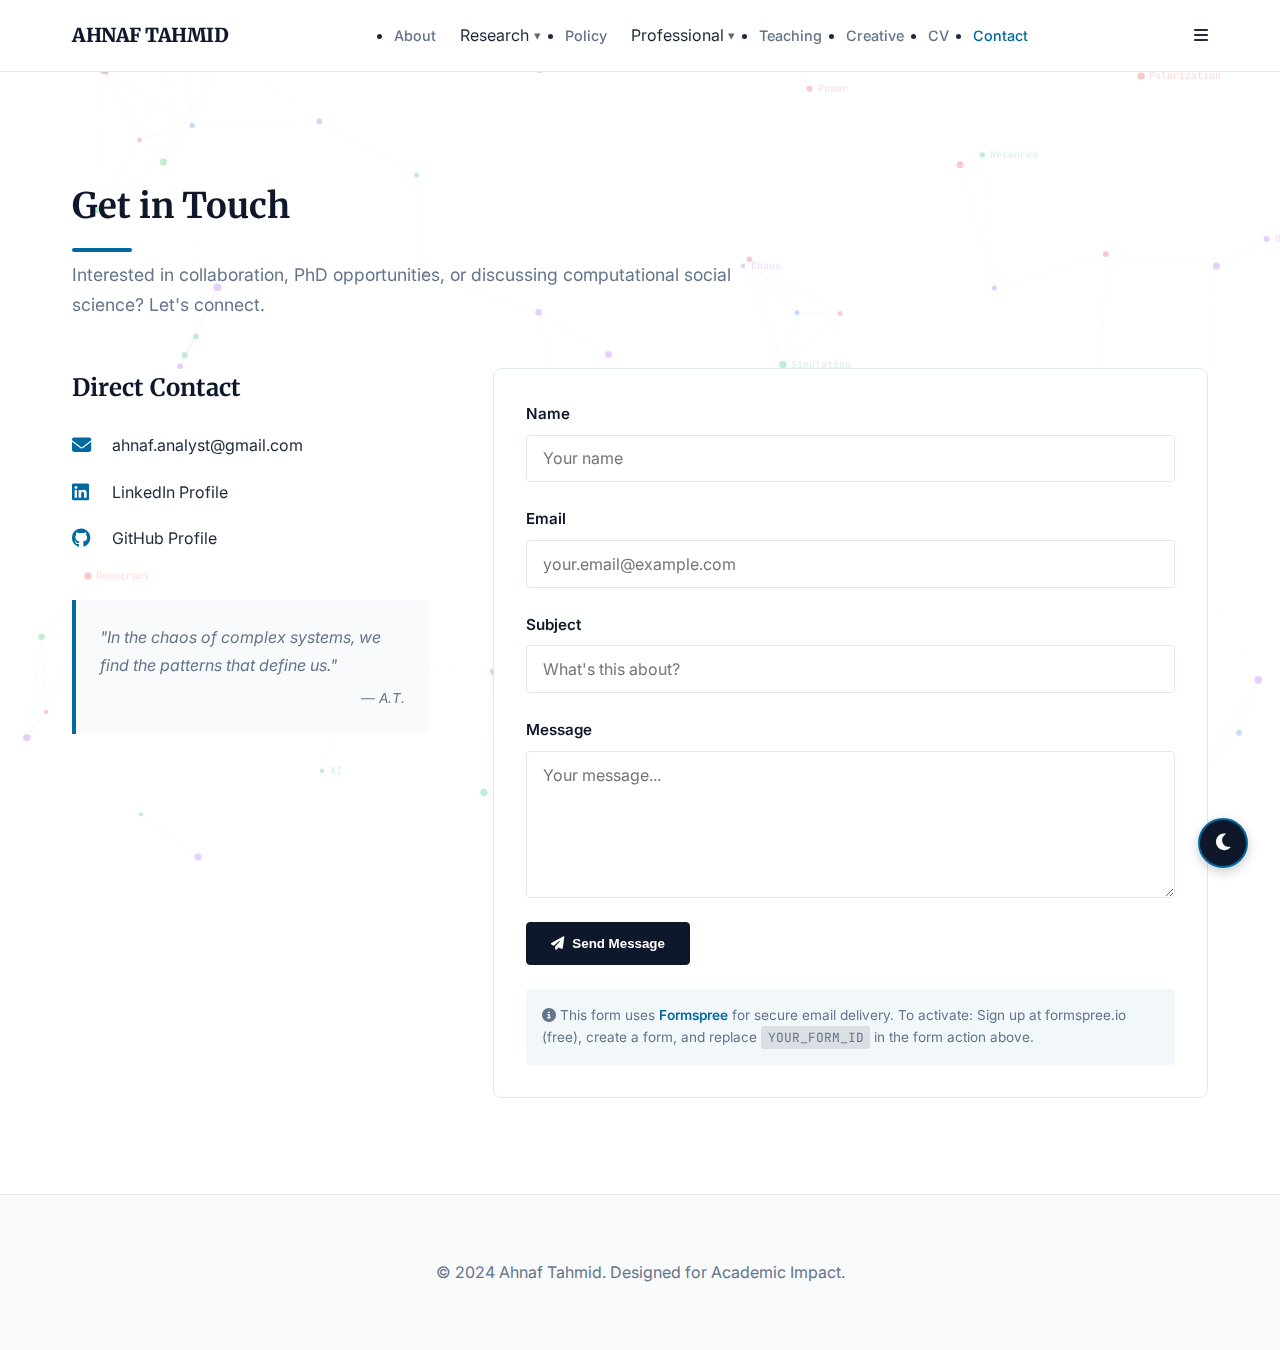
<file: contact.html>
<!DOCTYPE html>
<html lang="en">

<head>
    <meta charset="UTF-8">
    <meta name="viewport" content="width=device-width, initial-scale=1.0">
    <title>Contact | Ahnaf Tahmid</title>
    <link rel="stylesheet" href="assets/css/styles.css">
    <link rel="preconnect" href="https://fonts.googleapis.com">
    <link rel="preconnect" href="https://fonts.gstatic.com" crossorigin>
    <link
        href="https://fonts.googleapis.com/css2?family=Inter:wght@300;400;500;600&family=Merriweather:wght@300;400;700;900&family=JetBrains+Mono:wght@400;500&display=swap"
        rel="stylesheet">
    <link rel="stylesheet" href="https://cdnjs.cloudflare.com/ajax/libs/font-awesome/6.4.0/css/all.min.css">
</head>

<body>
    <canvas id="network-canvas"></canvas>

    <nav class="navbar" role="navigation" aria-label="Main navigation">
        <div class="container">
            <a href="index.html" class="logo">AHNAF TAHMID</a>
            <ul class="nav-links">
                <li><a href="index.html">About</a></li>
                <li class="dropdown">
                    <span class="dropdown-trigger">Research</span>
                    <div class="dropdown-content">
                        <a href="research.html#publications">Selected Publications</a>
                        <a href="research.html#working-papers">Working Papers</a>
                        <a href="research.html#conferences">Conferences</a>
                        <a href="methods.html">Methods & Tools</a>
                    </div>
                </li>
                <li><a href="policy.html">Policy</a></li>
                <li class="dropdown">
                    <span class="dropdown-trigger">Professional</span>
                    <div class="dropdown-content">
                        <a href="professional.html#experience">Experience</a>
                        <a href="professional.html#editorial">Editorial</a>
                        <a href="professional.html#training">Training</a>
                        <a href="professional.html#volunteering">Volunteering</a>
                    </div>
                </li>
                <li><a href="teaching.html">Teaching</a></li>
                <li><a href="creative.html">Creative</a></li>
                <li><a href="cv.html">CV</a></li>
                <li><a href="contact.html" class="active">Contact</a></li>
            </ul>
        </div>
    </nav>

    <main class="fade-in">
        <section class="section">
            <div class="container">
                <h2 class="section-title">Get in Touch</h2>
                <p class="section-subtitle">Interested in collaboration, PhD opportunities, or discussing computational
                    social science? Let's connect.</p>

                <div class="contact-container">
                    <div class="contact-info">
                        <h3>Direct Contact</h3>
                        <div class="contact-item">
                            <i class="fas fa-envelope"></i>
                            <a href="mailto:ahnaf.analyst@gmail.com">ahnaf.analyst@gmail.com</a>
                        </div>
                        <div class="contact-item">
                            <i class="fab fa-linkedin"></i>
                            <a href="https://www.linkedin.com/in/ahnafarnab/" target="_blank">LinkedIn Profile</a>
                        </div>
                        <div class="contact-item">
                            <i class="fab fa-github"></i>
                            <a href="https://github.com/ahnafarnab" target="_blank">GitHub Profile</a>
                        </div>

                        <div class="existential-quote">
                            <p><em>"In the chaos of complex systems, we find the patterns that define us."</em></p>
                            <p style="text-align: right; margin-top: 0.5rem; font-size: 0.85rem;">— A.T.</p>
                        </div>
                    </div>

                    <div class="contact-form-wrapper">
                        <form action="https://formspree.io/f/YOUR_FORM_ID" method="POST" class="contact-form">
                            <div class="form-group">
                                <label for="name">Name</label>
                                <input type="text" id="name" name="name" required placeholder="Your name">
                            </div>

                            <div class="form-group">
                                <label for="email">Email</label>
                                <input type="email" id="email" name="_replyto" required
                                    placeholder="your.email@example.com">
                            </div>

                            <div class="form-group">
                                <label for="subject">Subject</label>
                                <input type="text" id="subject" name="subject" required
                                    placeholder="What's this about?">
                            </div>

                            <div class="form-group">
                                <label for="message">Message</label>
                                <textarea id="message" name="message" rows="6" required
                                    placeholder="Your message..."></textarea>
                            </div>

                            <button type="submit" class="btn-primary">
                                <i class="fas fa-paper-plane"></i> Send Message
                            </button>
                        </form>

                        <p class="form-note">
                            <i class="fas fa-info-circle"></i>
                            This form uses <a href="https://formspree.io" target="_blank">Formspree</a> for secure email
                            delivery.
                            To activate: Sign up at formspree.io (free), create a form, and replace
                            <code>YOUR_FORM_ID</code> in the form action above.
                        </p>
                    </div>
                </div>
            </div>
        </section>
    </main>

    <footer class="footer fade-in">
        <div class="container">
            <p>&copy; 2024 Ahnaf Tahmid. Designed for Academic Impact.</p>
        </div>
    </footer>

    <script src="assets/js/network-bg.js"></script>
    <script src="assets/js/script.js"></script>
</body>

</html>
</file>
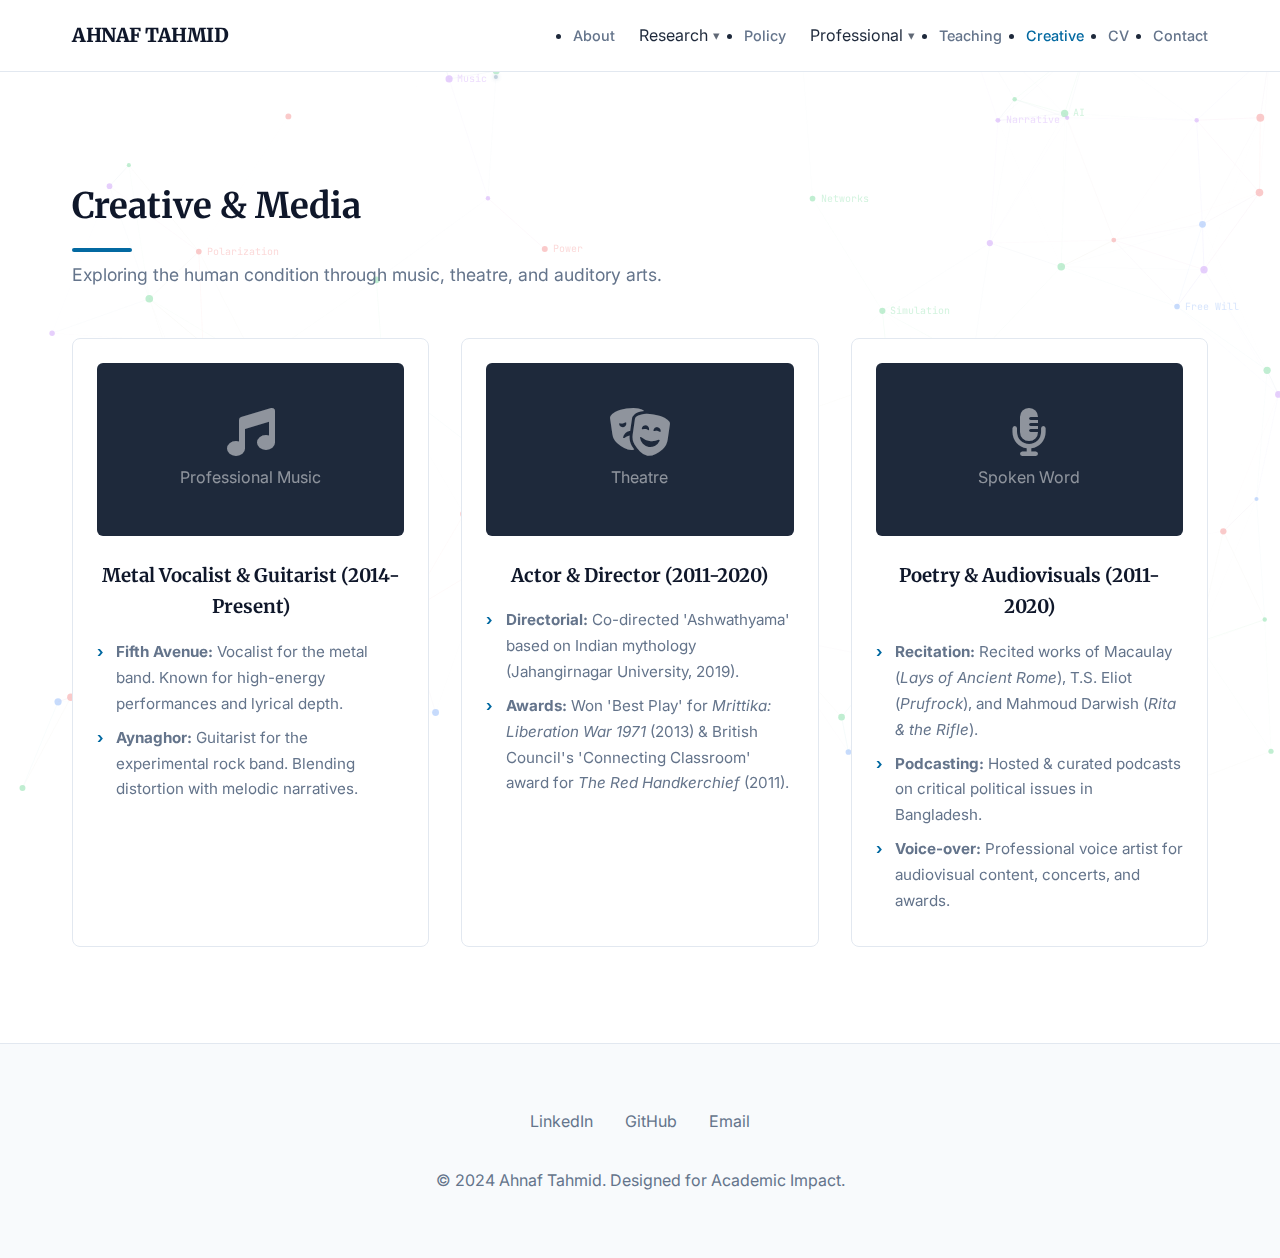
<file: creative.html>
<!DOCTYPE html>
<html lang="en">

<head>
    <meta charset="UTF-8">
    <meta name="viewport" content="width=device-width, initial-scale=1.0">
    <title>Creative & Media | Ahnaf Tahmid</title>
    <!-- CSS and Fonts same as Index -->
    <link rel="stylesheet" href="assets/css/styles.css">
    <link
        href="https://fonts.googleapis.com/css2?family=Inter:wght@300;400;500;600&family=Merriweather:wght@300;400;700;900&family=JetBrains+Mono:wght@400;500&display=swap"
        rel="stylesheet">
    <link rel="stylesheet" href="https://cdnjs.cloudflare.com/ajax/libs/font-awesome/6.4.0/css/all.min.css">
</head>

<body>
    <canvas id="network-canvas"></canvas>

    <!-- Consistent Dropdown Nav -->
    <nav class="navbar" role="navigation" aria-label="Main navigation">
        <div class="container">
            <a href="index.html" class="logo">AHNAF TAHMID</a>
            <ul class="nav-links">
                <li><a href="index.html">About</a></li>
                <li class="dropdown">
                    <span class="dropdown-trigger">Research</span>
                    <div class="dropdown-content">
                        <a href="research.html#publications">Selected Publications</a>
                        <a href="research.html#working-papers">Working Papers</a>
                        <a href="research.html#conferences">Conferences</a>
                        <a href="methods.html">Methods & Tools</a>
                    </div>
                </li>
                <li><a href="policy.html">Policy</a></li>
                <li class="dropdown">
                    <span class="dropdown-trigger">Professional</span>
                    <div class="dropdown-content">
                        <a href="professional.html#experience">Experience</a>
                        <a href="professional.html#editorial">Editorial</a>
                        <a href="professional.html#training">Training</a>
                        <a href="professional.html#volunteering">Volunteering</a>
                    </div>
                </li>
                <li><a href="teaching.html">Teaching</a></li>
                <li><a href="creative.html" class="active">Creative</a></li>
                <li><a href="cv.html">CV</a></li>
                <li><a href="contact.html">Contact</a></li>
            </ul>
        </div>
    </nav>

    <main class="fade-in">
        <section class="section">
            <div class="container">
                <h2 class="section-title">Creative & Media</h2>
                <p class="section-subtitle">Exploring the human condition through music, theatre, and auditory arts.</p>

                <div class="creative-grid">
                    <!-- Music -->
                    <div class="creative-item">
                        <div class="video-placeholder">
                            <i class="fas fa-music fa-3x"></i>
                            <span>Professional Music</span>
                        </div>
                        <h3>Metal Vocalist & Guitarist (2014-Present)</h3>
                        <ul class="method-list" style="text-align: left; margin-top: 1rem;">
                            <li><strong>Fifth Avenue:</strong> Vocalist for the metal band. Known for high-energy
                                performances and lyrical depth.</li>
                            <li><strong>Aynaghor:</strong> Guitarist for the experimental rock band. Blending distortion
                                with melodic narratives.</li>
                        </ul>
                    </div>

                    <!-- Theatre -->
                    <div class="creative-item">
                        <div class="video-placeholder">
                            <i class="fas fa-theater-masks fa-3x"></i>
                            <span>Theatre</span>
                        </div>
                        <h3>Actor & Director (2011-2020)</h3>
                        <ul class="method-list" style="text-align: left; margin-top: 1rem;">
                            <li><strong>Directorial:</strong> Co-directed 'Ashwathyama' based on Indian mythology
                                (Jahangirnagar University, 2019).</li>
                            <li><strong>Awards:</strong> Won 'Best Play' for <em>Mrittika: Liberation War 1971</em>
                                (2013) & British Council's 'Connecting Classroom' award for <em>The Red
                                    Handkerchief</em> (2011).</li>
                        </ul>
                    </div>

                    <!-- Poetry & Performance -->
                    <div class="creative-item">
                        <div class="video-placeholder">
                            <i class="fas fa-microphone-alt fa-3x"></i>
                            <span>Spoken Word</span>
                        </div>
                        <h3>Poetry & Audiovisuals (2011-2020)</h3>
                        <ul class="method-list" style="text-align: left; margin-top: 1rem;">
                            <li><strong>Recitation:</strong> Recited works of Macaulay (<em>Lays of Ancient Rome</em>),
                                T.S. Eliot (<em>Prufrock</em>), and Mahmoud Darwish (<em>Rita & the Rifle</em>).</li>
                            <li><strong>Podcasting:</strong> Hosted & curated podcasts on critical political issues in
                                Bangladesh.</li>
                            <li><strong>Voice-over:</strong> Professional voice artist for audiovisual content,
                                concerts, and awards.</li>
                        </ul>
                    </div>
                </div>
            </div>
        </section>
    </main>

    <footer class="footer fade-in">
        <div class="container">
            <div class="footer-links">
                <a href="https://www.linkedin.com/in/ahnafarnab/">LinkedIn</a>
                <a href="https://github.com/ahnafarnab">GitHub</a>
                <a href="mailto:ahnaf.analyst@gmail.com">Email</a>
            </div>
            <p>&copy; 2024 Ahnaf Tahmid. Designed for Academic Impact.</p>
        </div>
    </footer>

    <script src="assets/js/network-bg.js"></script>
</body>

</html>
</file>
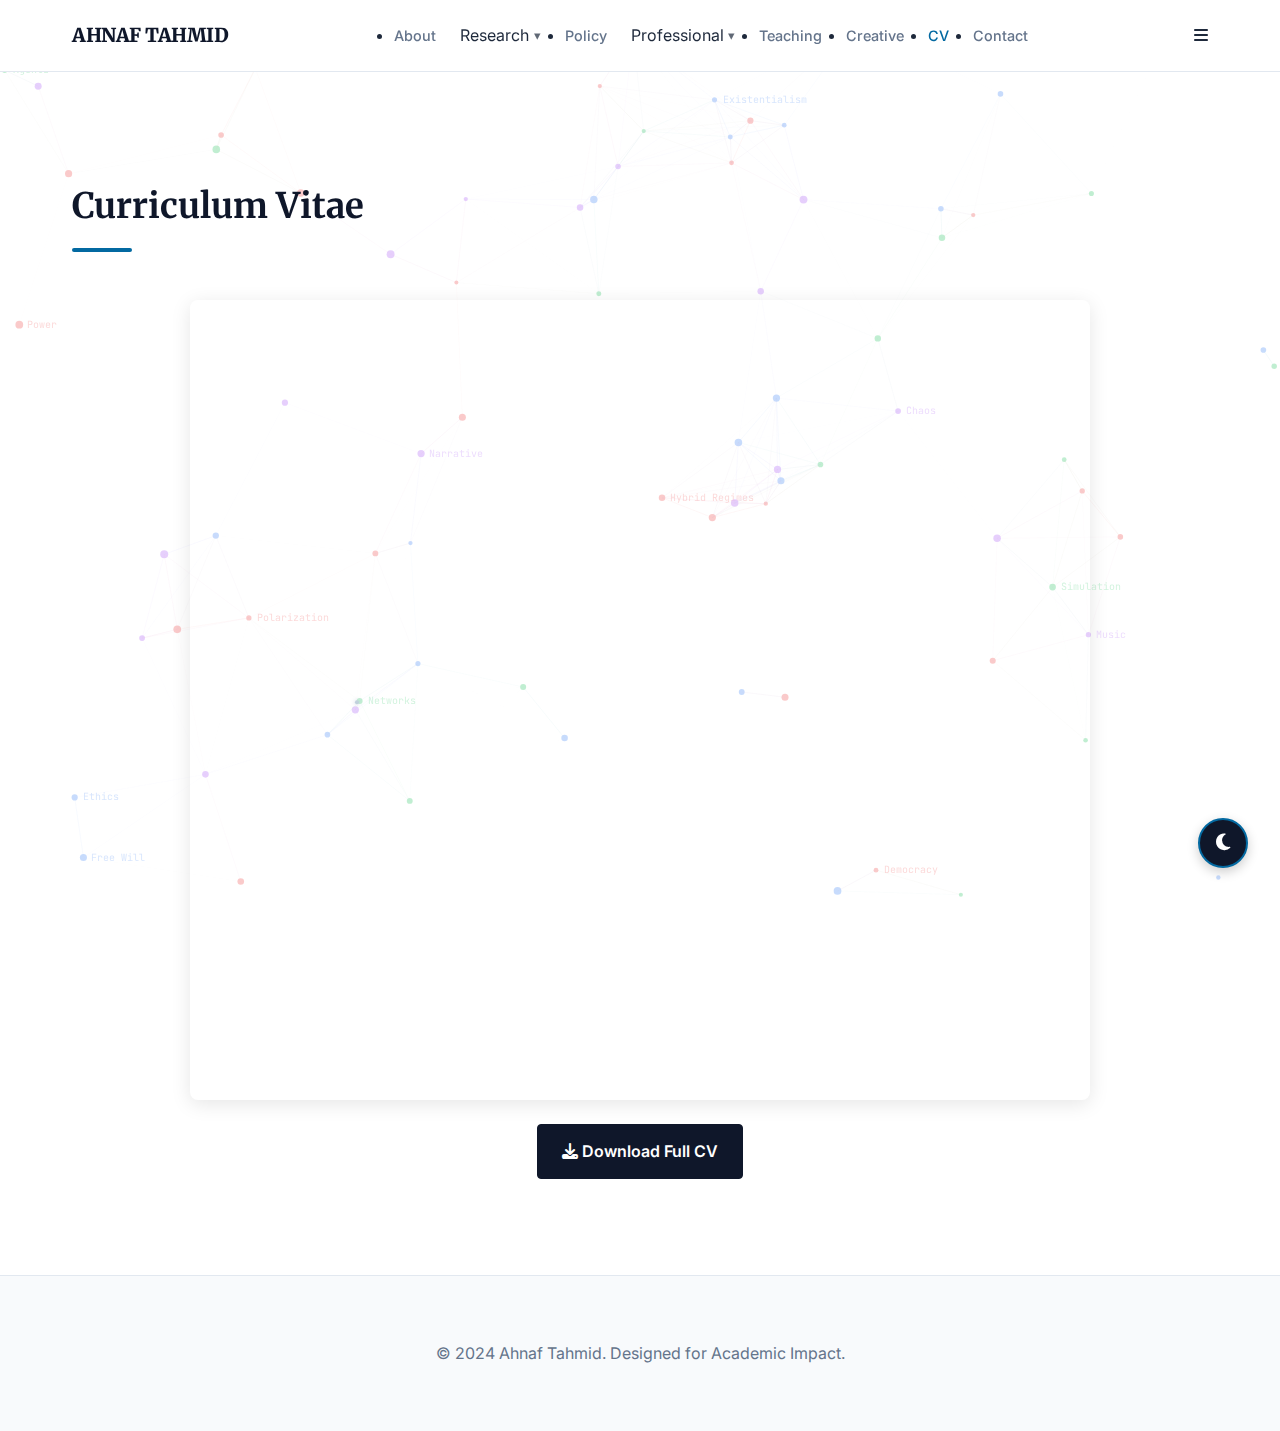
<file: cv.html>
<!DOCTYPE html>
<html lang="en">

<head>
    <meta charset="UTF-8">
    <meta name="viewport" content="width=device-width, initial-scale=1.0">
    <title>Curriculum Vitae | Ahnaf Tahmid</title>
    <link rel="stylesheet" href="assets/css/styles.css">
    <link rel="preconnect" href="https://fonts.googleapis.com">
    <link rel="preconnect" href="https://fonts.gstatic.com" crossorigin>
    <link
        href="https://fonts.googleapis.com/css2?family=Inter:wght@300;400;500;600&family=Merriweather:wght@300;400;700;900&family=JetBrains+Mono:wght@400;500&display=swap"
        rel="stylesheet">
    <link rel="stylesheet" href="https://cdnjs.cloudflare.com/ajax/libs/font-awesome/6.4.0/css/all.min.css">
</head>

<body>
    <canvas id="network-canvas"></canvas>

    <nav class="navbar" role="navigation" aria-label="Main navigation">
        <div class="container">
            <a href="index.html" class="logo">AHNAF TAHMID</a>
            <ul class="nav-links">
                <li><a href="index.html">About</a></li>
                <li class="dropdown">
                    <span class="dropdown-trigger">Research</span>
                    <div class="dropdown-content">
                        <a href="research.html#publications">Selected Publications</a>
                        <a href="research.html#working-papers">Working Papers</a>
                        <a href="research.html#conferences">Conferences</a>
                        <a href="methods.html">Methods & Tools</a>
                    </div>
                </li>
                <li><a href="policy.html">Policy</a></li>
                <li class="dropdown">
                    <span class="dropdown-trigger">Professional</span>
                    <div class="dropdown-content">
                        <a href="professional.html#experience">Experience</a>
                        <a href="professional.html#editorial">Editorial</a>
                        <a href="professional.html#training">Training</a>
                        <a href="professional.html#volunteering">Volunteering</a>
                    </div>
                </li>
                <li><a href="teaching.html">Teaching</a></li>
                <li><a href="creative.html">Creative</a></li>
                <li><a href="cv.html" class="active">CV</a></li>
                <li><a href="contact.html">Contact</a></li>
            </ul>
        </div>
    </nav>

    <main class="fade-in">
        <section class="section">
            <div class="container">
                <h2 class="section-title">Curriculum Vitae</h2>
                <div class="cv-container">
                    <iframe src="assets/documents/Curriculum-Vitae/CV-Ahnaf_Tahmid_Arnab.pdf" width="100%"
                        height="800px"
                        style="border: none; border-radius: 8px; box-shadow: 0 4px 20px rgba(0,0,0,0.1);">
                    </iframe>
                    <div style="text-align: center; margin-top: 1rem;">
                        <a href="assets/documents/Curriculum-Vitae/CV-Ahnaf_Tahmid_Arnab.pdf" class="btn-primary"
                            target="_blank"><i class="fas fa-download"></i> Download Full CV</a>
                    </div>
                </div>
            </div>
        </section>
    </main>

    <footer class="footer fade-in">
        <div class="container">
            <p>&copy; 2024 Ahnaf Tahmid. Designed for Academic Impact.</p>
        </div>
    </footer>

    <script src="assets/js/network-bg.js"></script>
    <script src="assets/js/script.js"></script>
</body>

</html>
</file>
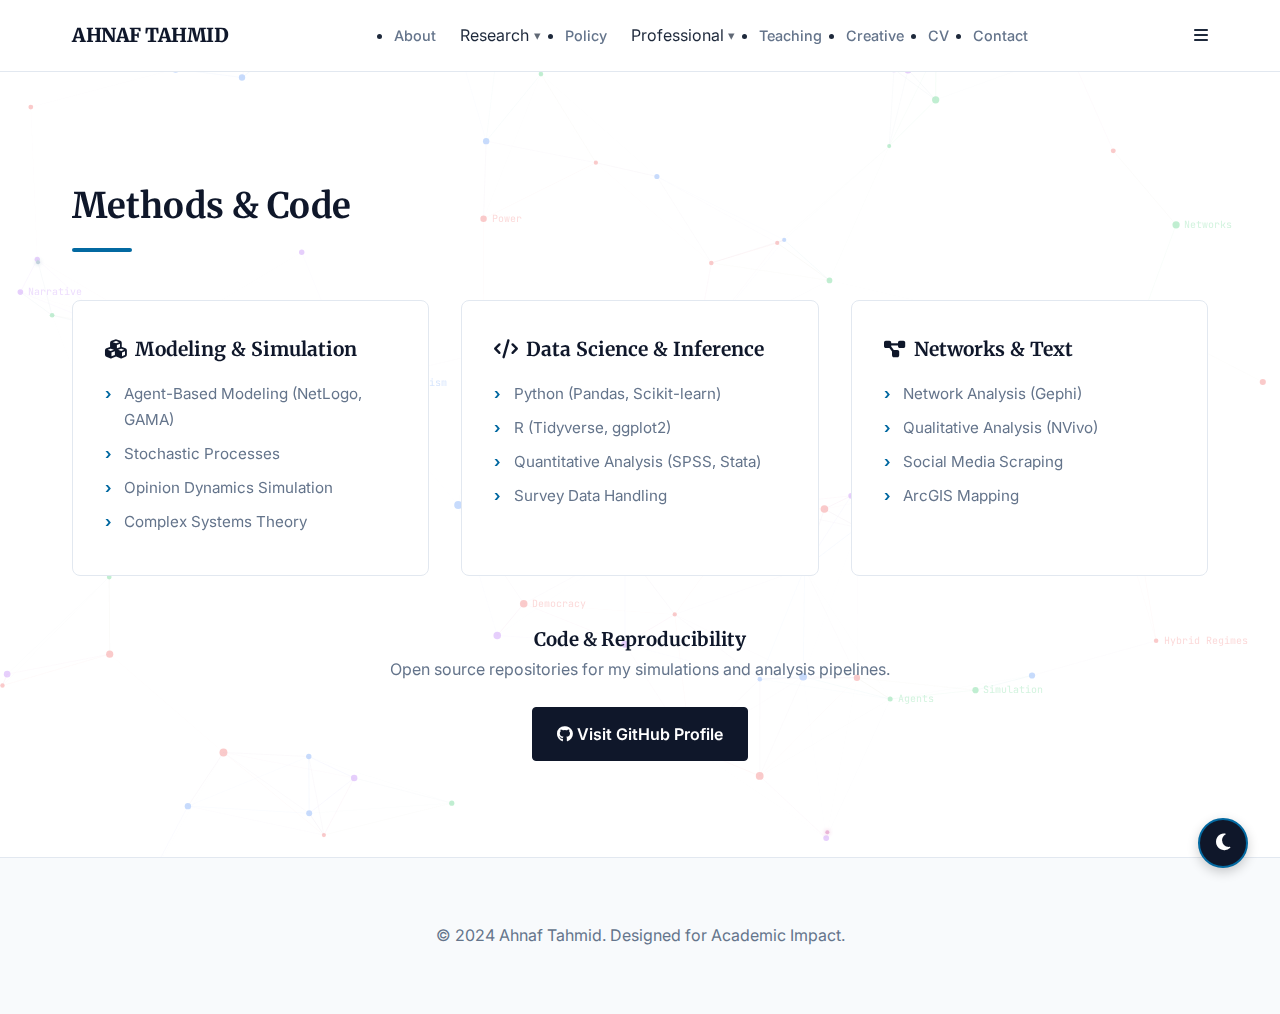
<file: methods.html>
<!DOCTYPE html>
<html lang="en">

<head>
    <meta charset="UTF-8">
    <meta name="viewport" content="width=device-width, initial-scale=1.0">
    <title>Methods & Code | Ahnaf Tahmid</title>
    <link rel="stylesheet" href="assets/css/styles.css">
    <link rel="preconnect" href="https://fonts.googleapis.com">
    <link rel="preconnect" href="https://fonts.gstatic.com" crossorigin>
    <link
        href="https://fonts.googleapis.com/css2?family=Inter:wght@300;400;500;600&family=Merriweather:wght@300;400;700;900&family=JetBrains+Mono:wght@400;500&display=swap"
        rel="stylesheet">
    <link rel="stylesheet" href="https://cdnjs.cloudflare.com/ajax/libs/font-awesome/6.4.0/css/all.min.css">
</head>

<body>
    <canvas id="network-canvas"></canvas>

    <nav class="navbar" role="navigation" aria-label="Main navigation">
        <div class="container">
            <a href="index.html" class="logo">AHNAF TAHMID</a>
            <ul class="nav-links">
                <li><a href="index.html">About</a></li>
                <li class="dropdown">
                    <span class="dropdown-trigger">Research</span>
                    <div class="dropdown-content">
                        <a href="research.html#publications">Selected Publications</a>
                        <a href="research.html#working-papers">Working Papers</a>
                        <a href="research.html#conferences">Conferences</a>
                        <a href="methods.html">Methods & Tools</a>
                        <a href="simulation.html">Live Simulation</a>
                    </div>
                </li>
                <li><a href="policy.html">Policy</a></li>
                <li class="dropdown">
                    <span class="dropdown-trigger">Professional</span>
                    <div class="dropdown-content">
                        <a href="professional.html#experience">Experience</a>
                        <a href="professional.html#editorial">Editorial</a>
                        <a href="professional.html#training">Training</a>
                        <a href="professional.html#volunteering">Volunteering</a>
                    </div>
                </li>
                <li><a href="teaching.html">Teaching</a></li>
                <li><a href="creative.html">Creative</a></li>
                <li><a href="cv.html">CV</a></li>
                <li><a href="contact.html">Contact</a></li>
            </ul>
        </div>
    </nav>

    <main class="fade-in">
        <section class="section">
            <div class="container">
                <h2 class="section-title">Methods & Code</h2>
                <div class="methods-grid">
                    <div class="card method-card">
                        <h3><i class="fas fa-cubes"></i> Modeling & Simulation</h3>
                        <ul class="method-list">
                            <li>Agent-Based Modeling (NetLogo, GAMA)</li>
                            <li>Stochastic Processes</li>
                            <li>Opinion Dynamics Simulation</li>
                            <li>Complex Systems Theory</li>
                        </ul>
                    </div>
                    <div class="card method-card">
                        <h3><i class="fas fa-code"></i> Data Science & Inference</h3>
                        <ul class="method-list">
                            <li>Python (Pandas, Scikit-learn)</li>
                            <li>R (Tidyverse, ggplot2)</li>
                            <li>Quantitative Analysis (SPSS, Stata)</li>
                            <li>Survey Data Handling</li>
                        </ul>
                    </div>
                    <div class="card method-card">
                        <h3><i class="fas fa-project-diagram"></i> Networks & Text</h3>
                        <ul class="method-list">
                            <li>Network Analysis (Gephi)</li>
                            <li>Qualitative Analysis (NVivo)</li>
                            <li>Social Media Scraping</li>
                            <li>ArcGIS Mapping</li>
                        </ul>
                    </div>
                </div>

                <div style="margin-top: 3rem; text-align: center;">
                    <h3>Code & Reproducibility</h3>
                    <p style="margin-bottom: 1.5rem; color: var(--text-muted);">Open source repositories for my
                        simulations
                        and analysis pipelines.</p>
                    <a href="https://github.com/ahnafarnab" class="btn-primary"><i class="fab fa-github"></i> Visit
                        GitHub
                        Profile</a>
                </div>
            </div>
        </section>
    </main>

    <footer class="footer fade-in">
        <div class="container">
            <p>&copy; 2024 Ahnaf Tahmid. Designed for Academic Impact.</p>
        </div>
    </footer>

    <script src="assets/js/network-bg.js"></script>
    <script src="assets/js/script.js"></script>
</body>

</html>
</file>
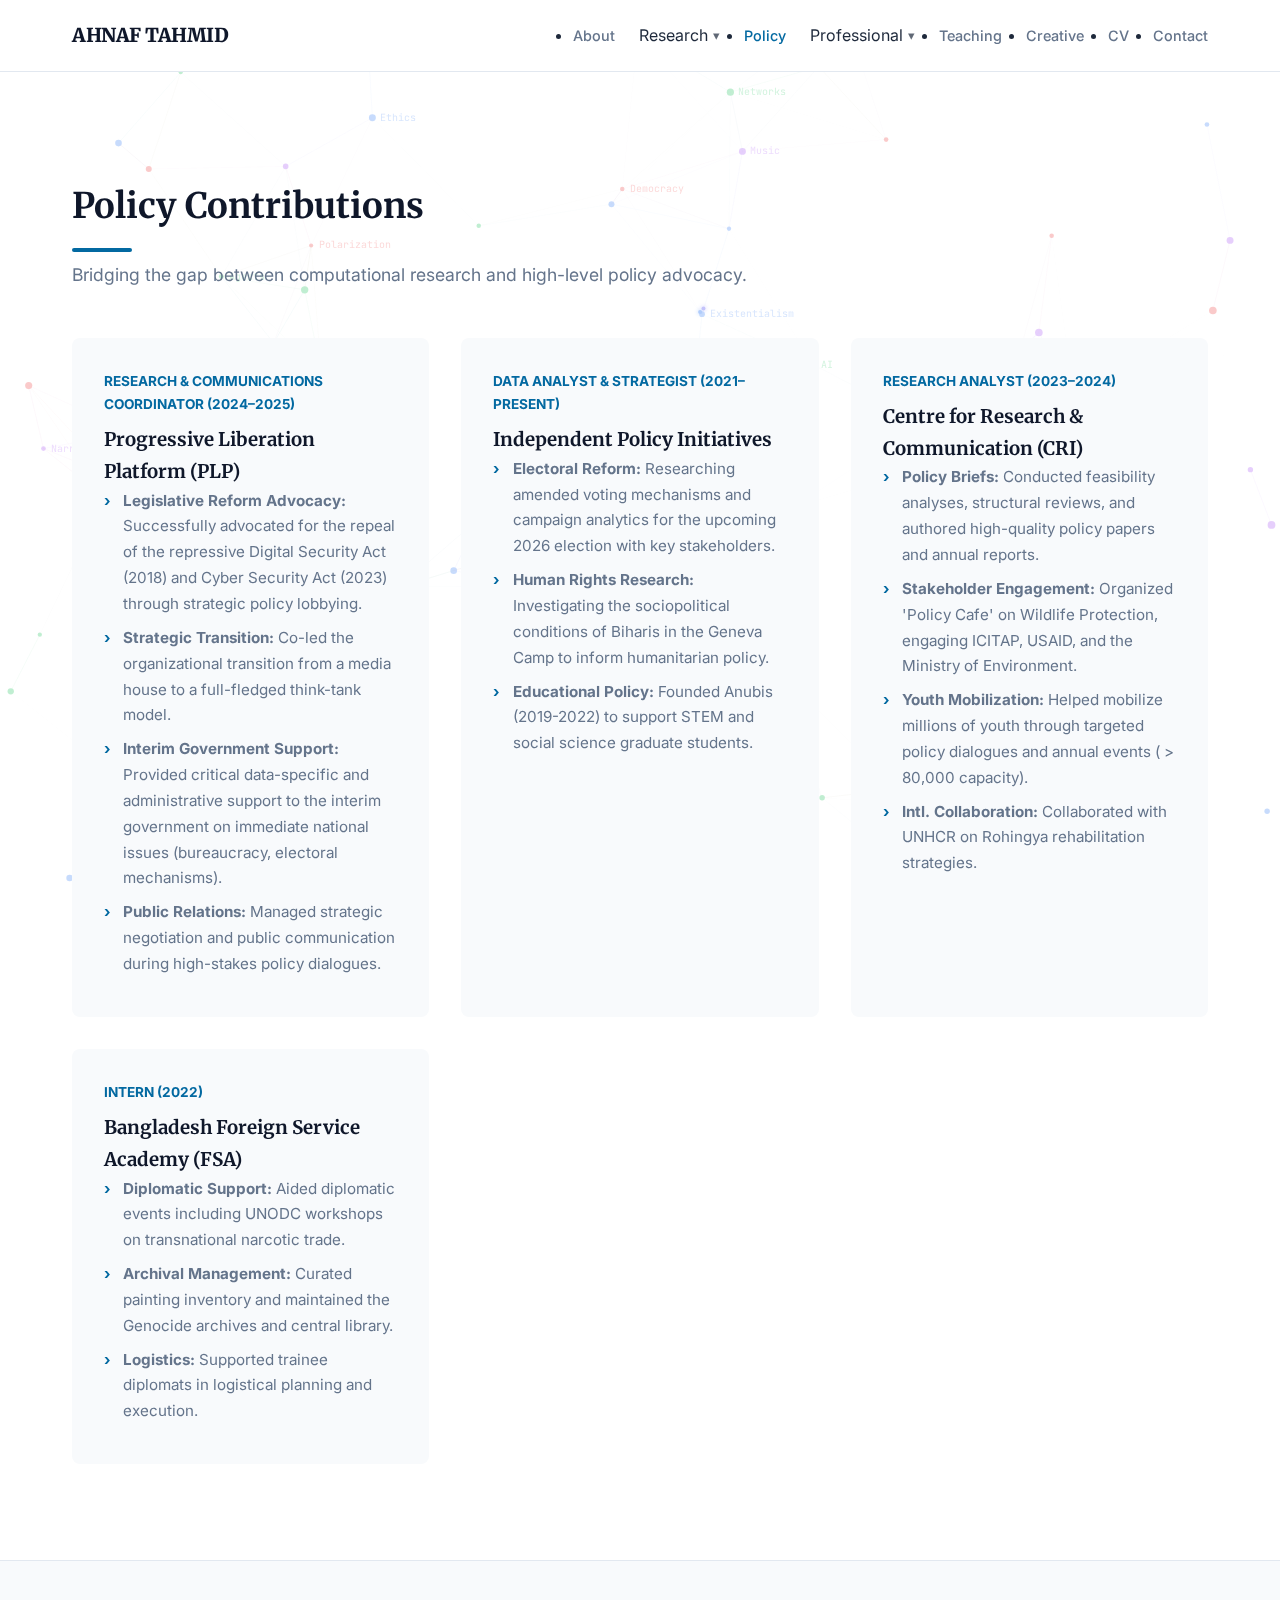
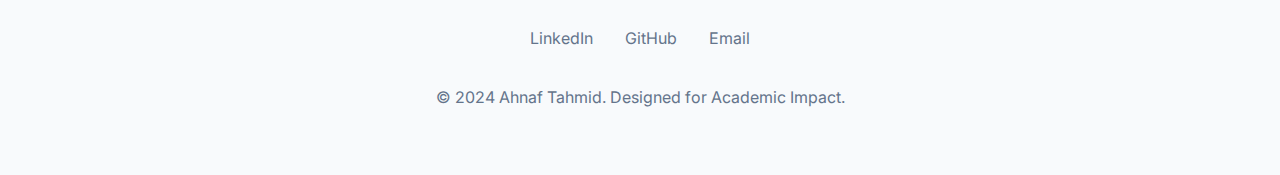
<file: policy.html>
<!DOCTYPE html>
<html lang="en">

<head>
    <meta charset="UTF-8">
    <meta name="viewport" content="width=device-width, initial-scale=1.0">
    <title>Policy Impact | Ahnaf Tahmid</title>
    <!-- CSS and Fonts same as Index -->
    <link rel="stylesheet" href="assets/css/styles.css">
    <link
        href="https://fonts.googleapis.com/css2?family=Inter:wght@300;400;500;600&family=Merriweather:wght@300;400;700;900&family=JetBrains+Mono:wght@400;500&display=swap"
        rel="stylesheet">
    <link rel="stylesheet" href="https://cdnjs.cloudflare.com/ajax/libs/font-awesome/6.4.0/css/all.min.css">
</head>

<body>
    <canvas id="network-canvas"></canvas>

    <nav class="navbar" role="navigation" aria-label="Main navigation">
        <div class="container">
            <a href="index.html" class="logo">AHNAF TAHMID</a>
            <ul class="nav-links">
                <li><a href="index.html">About</a></li>
                <li class="dropdown">
                    <span class="dropdown-trigger">Research</span>
                    <div class="dropdown-content">
                        <a href="research.html#publications">Selected Publications</a>
                        <a href="research.html#working-papers">Working Papers</a>
                        <a href="research.html#conferences">Conferences</a>
                        <a href="methods.html">Methods & Tools</a>
                    </div>
                </li>
                <li><a href="policy.html" class="active">Policy</a></li>
                <li class="dropdown">
                    <span class="dropdown-trigger">Professional</span>
                    <div class="dropdown-content">
                        <a href="professional.html#experience">Experience</a>
                        <a href="professional.html#editorial">Editorial</a>
                        <a href="professional.html#training">Training</a>
                        <a href="professional.html#volunteering">Volunteering</a>
                    </div>
                </li>
                <li><a href="teaching.html">Teaching</a></li>
                <li><a href="creative.html">Creative</a></li>
                <li><a href="cv.html">CV</a></li>
                <li><a href="contact.html">Contact</a></li>
            </ul>
        </div>
    </nav>

    <main>
        <section class="section fade-in">
            <div class="container">
                <h2 class="section-title">Policy Contributions</h2>
                <p class="section-subtitle">Bridging the gap between computational research and high-level policy
                    advocacy.</p>

                <div class="policy-grid">
                    <!-- PLP -->
                    <div class="card policy-card">
                        <span class="policy-role">Research & Communications Coordinator (2024–2025)</span>
                        <h3>Progressive Liberation Platform (PLP)</h3>
                        <ul class="method-list">
                            <li><strong>Legislative Reform Advocacy:</strong> Successfully advocated for the repeal of
                                the repressive Digital Security Act (2018) and Cyber Security Act (2023) through
                                strategic policy lobbying.</li>
                            <li><strong>Strategic Transition:</strong> Co-led the organizational transition from a media
                                house to a full-fledged think-tank model.</li>
                            <li><strong>Interim Government Support:</strong> Provided critical data-specific and
                                administrative support to the interim government on immediate national issues
                                (bureaucracy, electoral mechanisms).</li>
                            <li><strong>Public Relations:</strong> Managed strategic negotiation and public
                                communication during high-stakes policy dialogues.</li>
                        </ul>
                    </div>

                    <!-- Independent Projects -->
                    <div class="card policy-card">
                        <span class="policy-role">Data Analyst & Strategist (2021–Present)</span>
                        <h3>Independent Policy Initiatives</h3>
                        <ul class="method-list">
                            <li><strong>Electoral Reform:</strong> Researching amended voting mechanisms and campaign
                                analytics for the upcoming 2026 election with key stakeholders.</li>
                            <li><strong>Human Rights Research:</strong> Investigating the sociopolitical conditions of
                                Biharis in the Geneva Camp to inform humanitarian policy.</li>
                            <li><strong>Educational Policy:</strong> Founded Anubis (2019-2022) to support STEM and
                                social science graduate students.</li>
                        </ul>
                    </div>

                    <!-- CRI -->
                    <div class="card policy-card">
                        <span class="policy-role">Research Analyst (2023–2024)</span>
                        <h3>Centre for Research & Communication (CRI)</h3>
                        <ul class="method-list">
                            <li><strong>Policy Briefs:</strong> Conducted feasibility analyses, structural reviews, and
                                authored high-quality policy papers and annual reports.</li>
                            <li><strong>Stakeholder Engagement:</strong> Organized 'Policy Cafe' on Wildlife Protection,
                                engaging ICITAP, USAID, and the Ministry of Environment.</li>
                            <li><strong>Youth Mobilization:</strong> Helped mobilize millions of youth through targeted
                                policy dialogues and annual events ( > 80,000 capacity).</li>
                            <li><strong>Intl. Collaboration:</strong> Collaborated with UNHCR on Rohingya rehabilitation
                                strategies.</li>
                        </ul>
                    </div>

                    <!-- FSA -->
                    <div class="card policy-card">
                        <span class="policy-role">Intern (2022)</span>
                        <h3>Bangladesh Foreign Service Academy (FSA)</h3>
                        <ul class="method-list">
                            <li><strong>Diplomatic Support:</strong> Aided diplomatic events including UNODC workshops
                                on transnational narcotic trade.</li>
                            <li><strong>Archival Management:</strong> Curated painting inventory and maintained the
                                Genocide archives and central library.</li>
                            <li><strong>Logistics:</strong> Supported trainee diplomats in logistical planning and
                                execution.</li>
                        </ul>
                    </div>
                </div>
            </div>
        </section>
    </main>

    <footer class="footer">
        <div class="container">
            <div class="footer-links">
                <a href="https://www.linkedin.com/in/ahnafarnab/">LinkedIn</a>
                <a href="https://github.com/ahnafarnab">GitHub</a>
                <a href="mailto:ahnaf.analyst@gmail.com">Email</a>
            </div>
            <p>&copy; 2024 Ahnaf Tahmid. Designed for Academic Impact.</p>
        </div>
    </footer>

    <script src="assets/js/network-bg.js"></script>
</body>

</html>
</file>
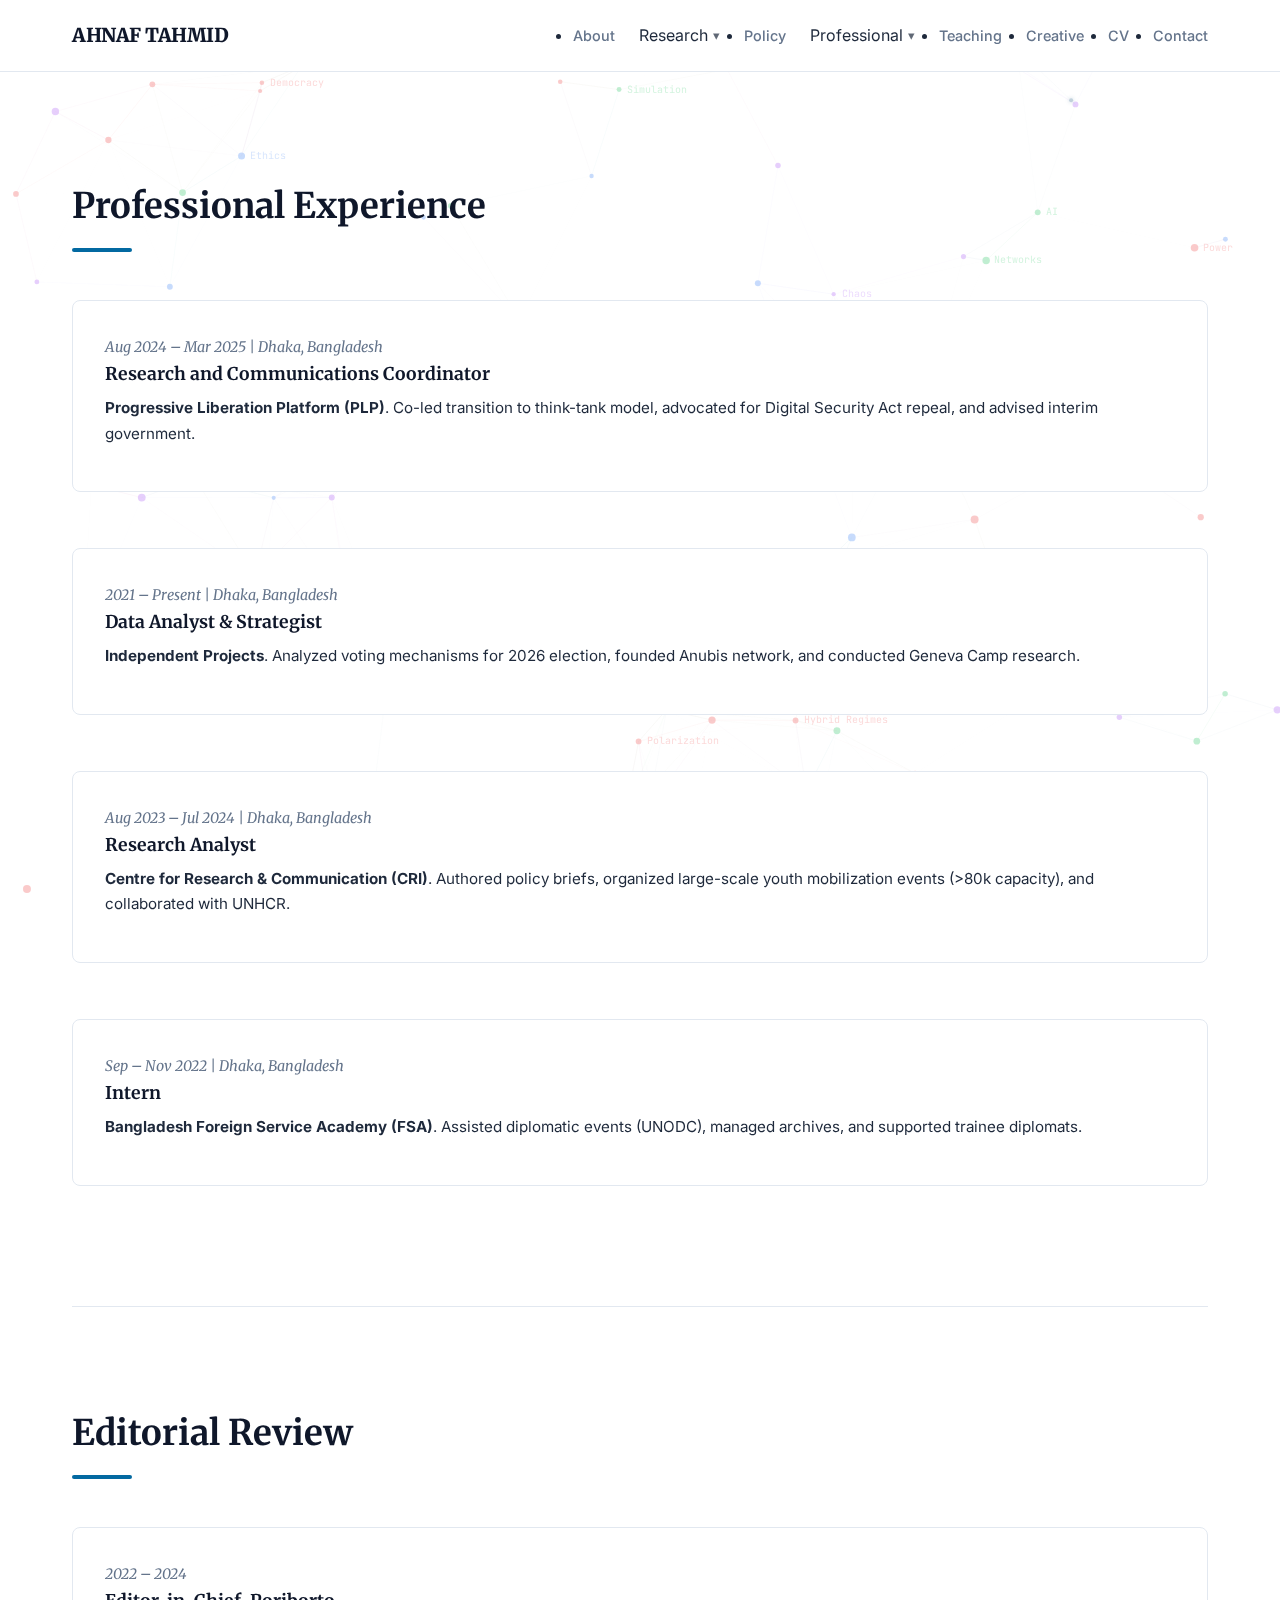
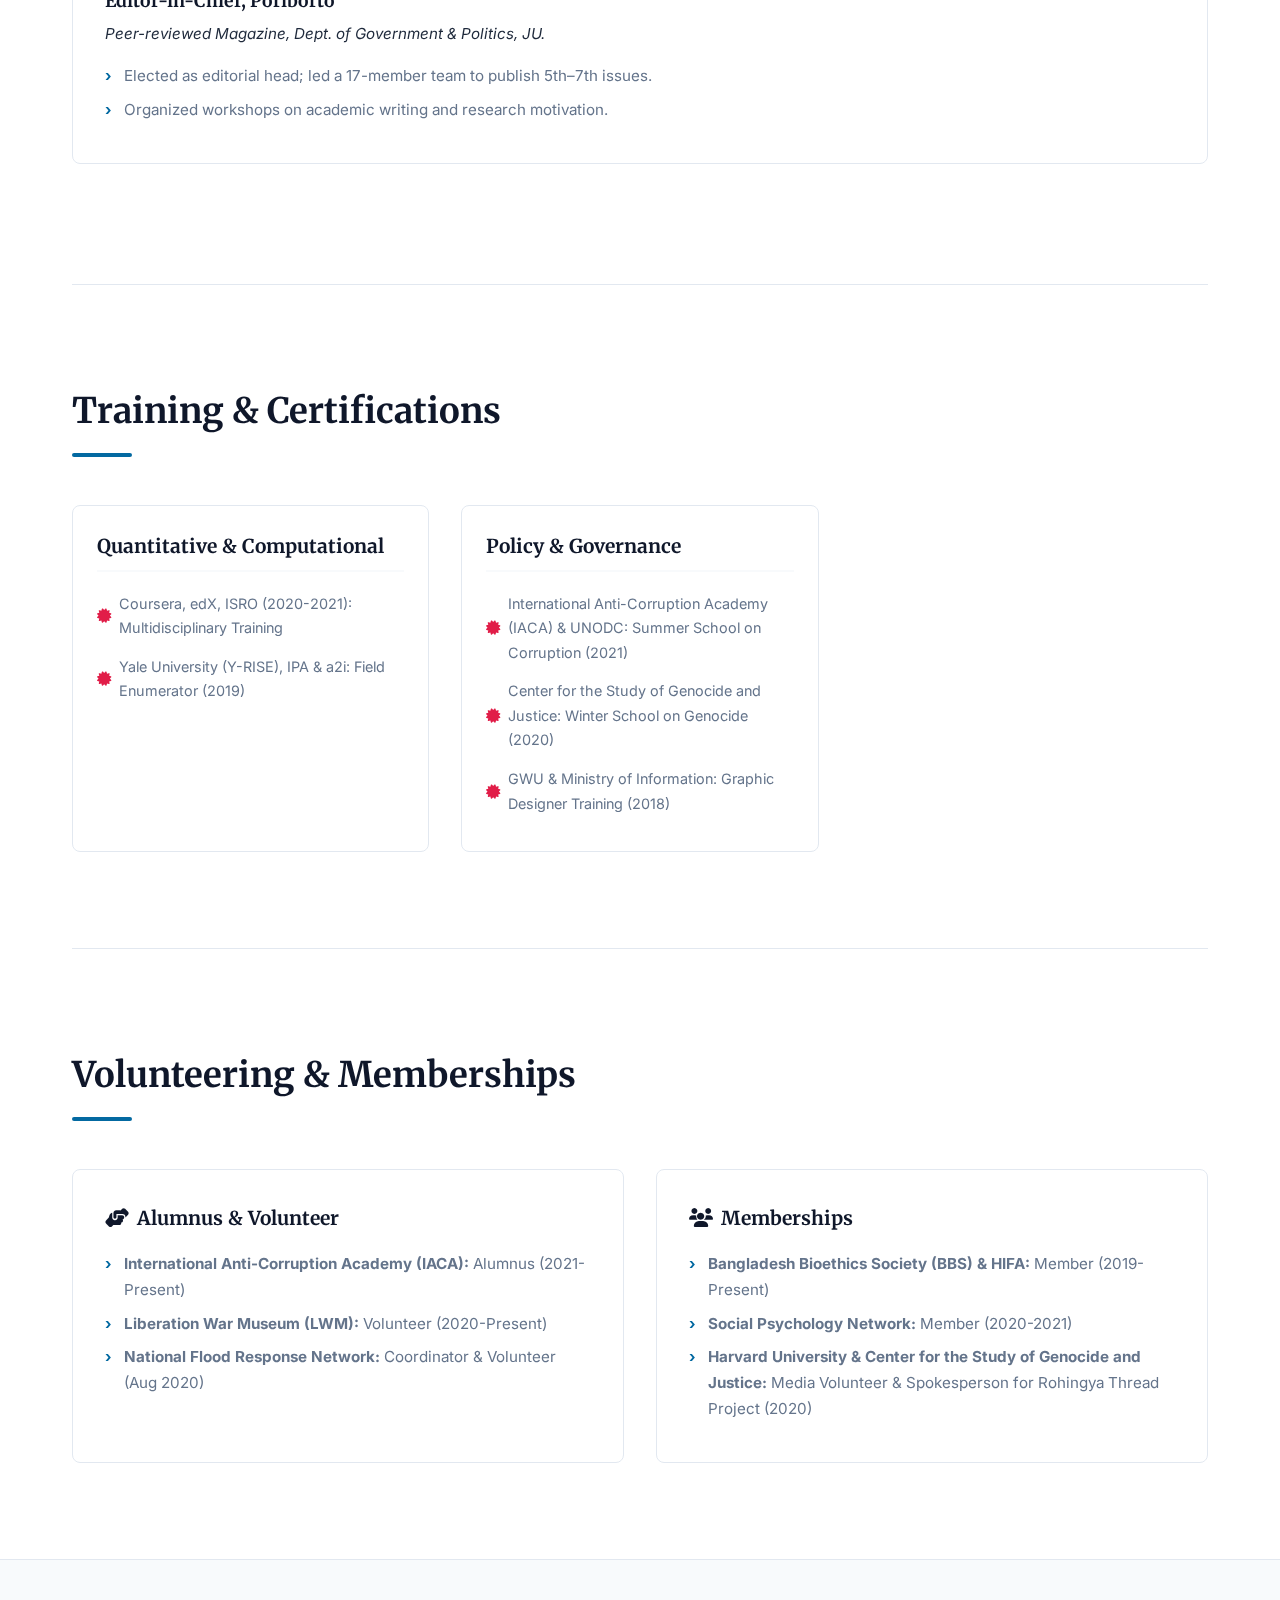
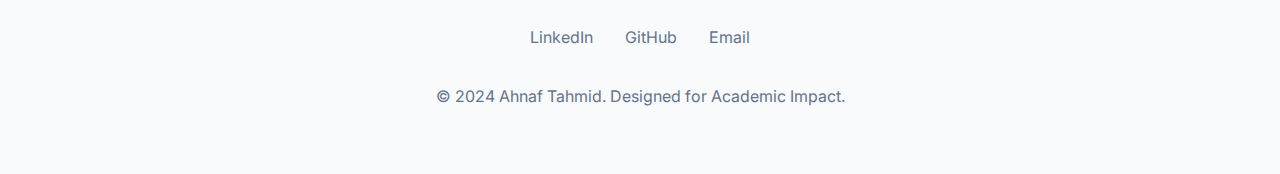
<file: professional.html>
<!DOCTYPE html>
<html lang="en">

<head>
    <meta charset="UTF-8">
    <meta name="viewport" content="width=device-width, initial-scale=1.0">
    <title>Professional Experience | Ahnaf Tahmid</title>
    <!-- CSS and Fonts same as Index -->
    <link rel="stylesheet" href="assets/css/styles.css">
    <link
        href="https://fonts.googleapis.com/css2?family=Inter:wght@300;400;500;600&family=Merriweather:wght@300;400;700;900&family=JetBrains+Mono:wght@400;500&display=swap"
        rel="stylesheet">
    <link rel="stylesheet" href="https://cdnjs.cloudflare.com/ajax/libs/font-awesome/6.4.0/css/all.min.css">
</head>

<body>
    <canvas id="network-canvas"></canvas>

    <!-- Nav matches Index -->
    <nav class="navbar" role="navigation" aria-label="Main navigation">
        <div class="container">
            <a href="index.html" class="logo">AHNAF TAHMID</a>
            <ul class="nav-links">
                <li><a href="index.html">About</a></li>
                <li class="dropdown">
                    <span class="dropdown-trigger">Research</span>
                    <div class="dropdown-content">
                        <a href="research.html#publications">Selected Publications</a>
                        <a href="research.html#working-papers">Working Papers</a>
                        <a href="research.html#conferences">Conferences</a>
                        <a href="methods.html">Methods & Tools</a>
                    </div>
                </li>
                <li><a href="policy.html">Policy</a></li>
                <li class="dropdown">
                    <span class="dropdown-trigger">Professional</span>
                    <div class="dropdown-content">
                        <a href="professional.html#experience">Experience</a>
                        <a href="professional.html#editorial">Editorial</a>
                        <a href="professional.html#training">Training</a>
                        <a href="professional.html#volunteering">Volunteering</a>
                    </div>
                </li>
                <li><a href="teaching.html">Teaching</a></li>
                <li><a href="creative.html">Creative</a></li>
                <li><a href="cv.html">CV</a></li>
                <li><a href="contact.html">Contact</a></li>
            </ul>
        </div>
    </nav>

    <main>
        <div class="container">

            <!-- Experience Section -->
            <section id="experience" class="section fade-in">
                <h2 class="section-title">Professional Experience</h2>
                <div class="research-grid">
                    <div class="card publication-item">
                        <span class="pub-meta">Aug 2024 – Mar 2025 | Dhaka, Bangladesh</span>
                        <h3 class="pub-title">Research and Communications Coordinator</h3>
                        <p class="pub-summary"><strong>Progressive Liberation Platform (PLP)</strong>. Co-led transition
                            to think-tank model, advocated for Digital Security Act repeal, and advised interim
                            government.</p>
                    </div>

                    <div class="card publication-item">
                        <span class="pub-meta">2021 – Present | Dhaka, Bangladesh</span>
                        <h3 class="pub-title">Data Analyst & Strategist</h3>
                        <p class="pub-summary"><strong>Independent Projects</strong>. Analyzed voting mechanisms for
                            2026 election, founded Anubis network, and conducted Geneva Camp research.</p>
                    </div>

                    <div class="card publication-item">
                        <span class="pub-meta">Aug 2023 – Jul 2024 | Dhaka, Bangladesh</span>
                        <h3 class="pub-title">Research Analyst</h3>
                        <p class="pub-summary"><strong>Centre for Research & Communication (CRI)</strong>. Authored
                            policy briefs, organized large-scale youth mobilization events (>80k capacity), and
                            collaborated with UNHCR.</p>
                    </div>

                    <div class="card publication-item">
                        <span class="pub-meta">Sep – Nov 2022 | Dhaka, Bangladesh</span>
                        <h3 class="pub-title">Intern</h3>
                        <p class="pub-summary"><strong>Bangladesh Foreign Service Academy (FSA)</strong>. Assisted
                            diplomatic events (UNODC), managed archives, and supported trainee diplomats.</p>
                    </div>
                </div>
            </section>

            <!-- Editorial Section -->
            <section id="editorial" class="section">
                <h2 class="section-title">Editorial Review</h2>
                <div class="card publication-item">
                    <span class="pub-meta">2022 – 2024</span>
                    <h3 class="pub-title">Editor-in-Chief, Poriborto</h3>
                    <p class="pub-summary"><em>Peer-reviewed Magazine, Dept. of Government & Politics, JU.</em></p>
                    <ul class="method-list" style="margin-top: 1rem;">
                        <li>Elected as editorial head; led a 17-member team to publish 5th–7th issues.</li>
                        <li>Organized workshops on academic writing and research motivation.</li>
                    </ul>
                </div>
            </section>

            <!-- Training Section -->
            <section id="training" class="section">
                <h2 class="section-title">Training & Certifications</h2>
                <div class="certificates-container">
                    <div class="cert-category">
                        <h3>Quantitative & Computational</h3>
                        <ul class="cert-list">
                            <li><a href="#"><i class="fas fa-certificate"></i> Coursera, edX, ISRO (2020-2021):
                                    Multidisciplinary Training</a></li>
                            <li><a href="#"><i class="fas fa-certificate"></i> Yale University (Y-RISE), IPA & a2i:
                                    Field Enumerator (2019)</a></li>
                        </ul>
                    </div>
                    <div class="cert-category">
                        <h3>Policy & Governance</h3>
                        <ul class="cert-list">
                            <li><a href="#"><i class="fas fa-certificate"></i> International Anti-Corruption Academy
                                    (IACA) & UNODC: Summer School on Corruption (2021)</a></li>
                            <li><a href="#"><i class="fas fa-certificate"></i> Center for the Study of Genocide and
                                    Justice: Winter School on Genocide (2020)</a></li>
                            <li><a href="#"><i class="fas fa-certificate"></i> GWU & Ministry of Information: Graphic
                                    Designer Training (2018)</a></li>
                        </ul>
                    </div>
                </div>
            </section>

            <!-- Volunteering Section -->
            <section id="volunteering" class="section">
                <h2 class="section-title">Volunteering & Memberships</h2>
                <div class="methods-grid">
                    <div class="card method-card">
                        <h3><i class="fas fa-hands-helping"></i> Alumnus & Volunteer</h3>
                        <ul class="method-list">
                            <li><strong>International Anti-Corruption Academy (IACA):</strong> Alumnus (2021-Present)
                            </li>
                            <li><strong>Liberation War Museum (LWM):</strong> Volunteer (2020-Present)</li>
                            <li><strong>National Flood Response Network:</strong> Coordinator & Volunteer (Aug 2020)
                            </li>
                        </ul>
                    </div>
                    <div class="card method-card">
                        <h3><i class="fas fa-users"></i> Memberships</h3>
                        <ul class="method-list">
                            <li><strong>Bangladesh Bioethics Society (BBS) & HIFA:</strong> Member (2019-Present)</li>
                            <li><strong>Social Psychology Network:</strong> Member (2020-2021)</li>
                            <li><strong>Harvard University & Center for the Study of Genocide and Justice:</strong>
                                Media Volunteer & Spokesperson for Rohingya Thread Project (2020)</li>
                        </ul>
                    </div>
                </div>
            </section>

        </div>
    </main>

    <footer class="footer">
        <div class="container">
            <div class="footer-links">
                <a href="https://www.linkedin.com/in/ahnafarnab/">LinkedIn</a>
                <a href="https://github.com/ahnafarnab">GitHub</a>
                <a href="mailto:ahnaf.analyst@gmail.com">Email</a>
            </div>
            <p>&copy; 2024 Ahnaf Tahmid. Designed for Academic Impact.</p>
        </div>
    </footer>

    <script src="assets/js/network-bg.js"></script>
</body>

</html>
</file>
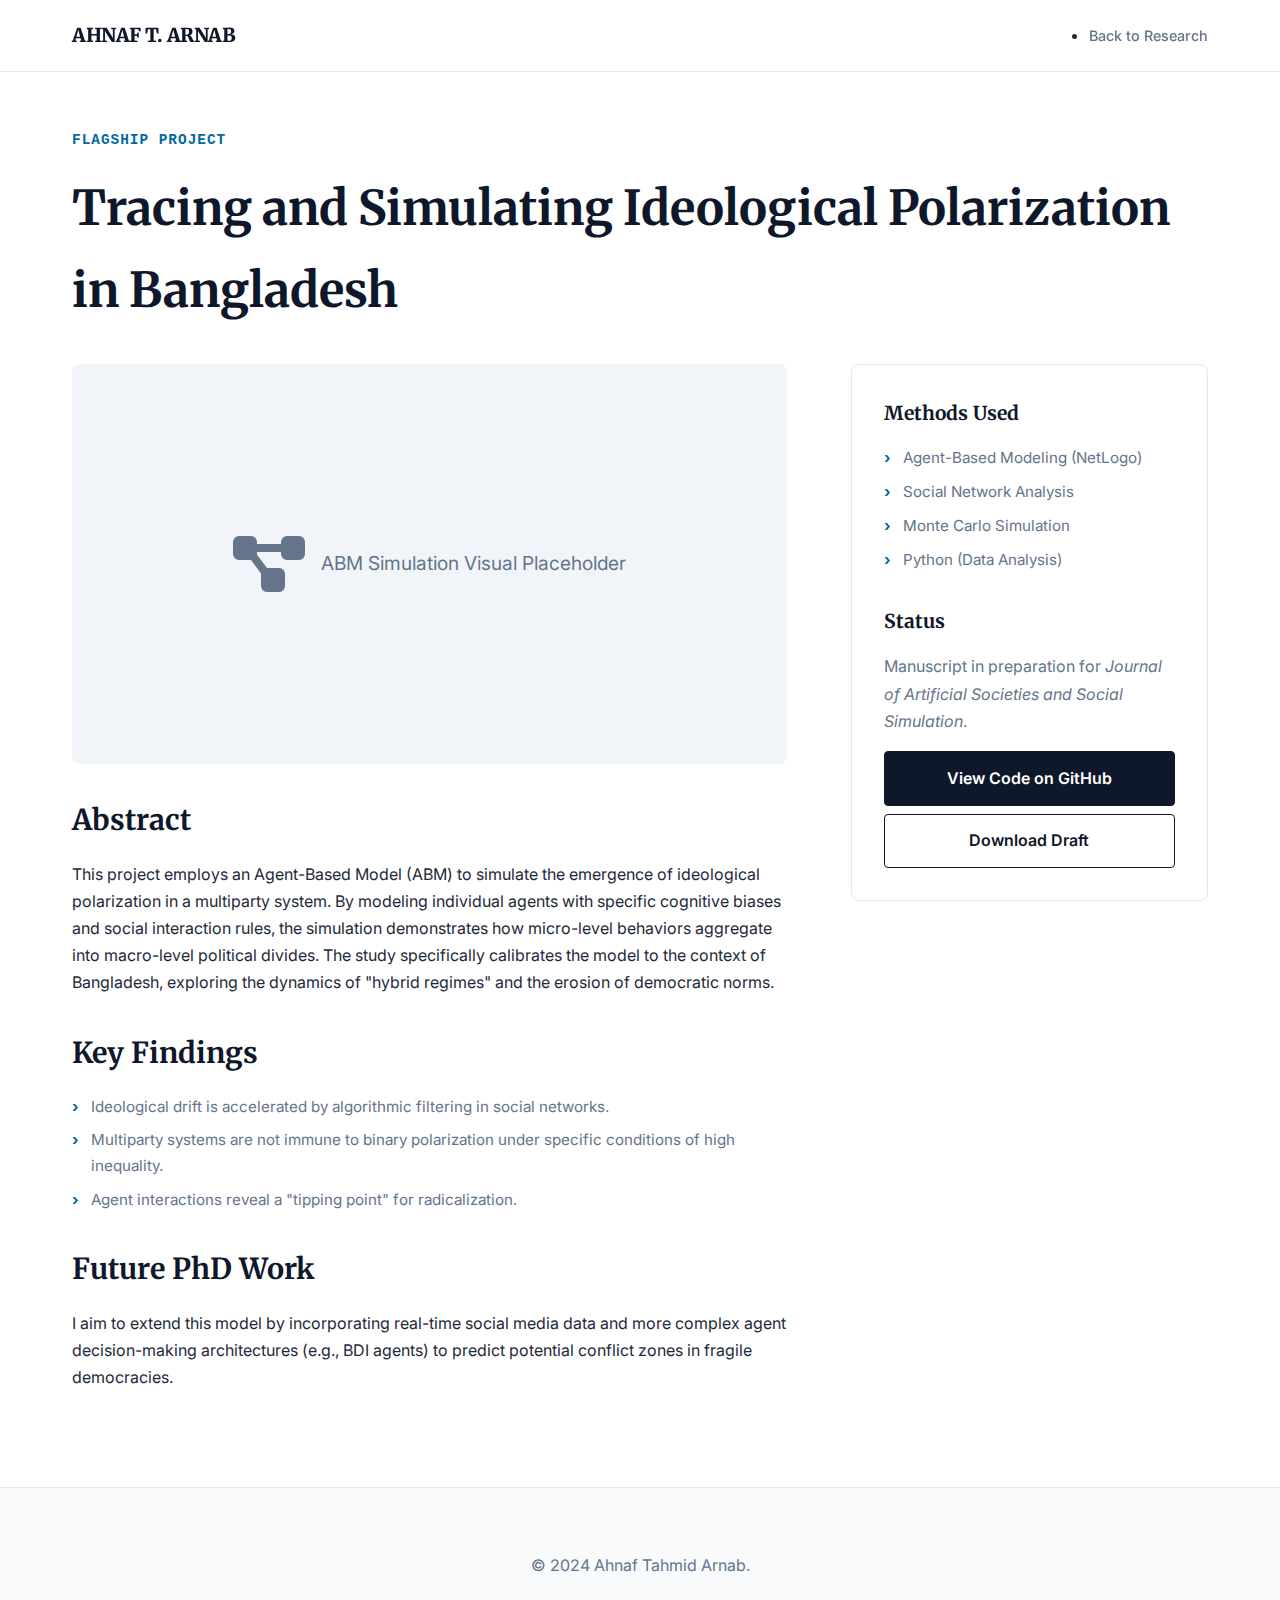
<file: project.html>
<!DOCTYPE html>
<html lang="en">

<head>
    <meta charset="UTF-8">
    <meta name="viewport" content="width=device-width, initial-scale=1.0">
    <title>Project: Polarization ABM | Ahnaf Tahmid Arnab</title>
    <link rel="stylesheet" href="assets/css/styles.css">
    <link
        href="https://fonts.googleapis.com/css2?family=Inter:wght@300;400;600&family=Merriweather:wght@300;700&display=swap"
        rel="stylesheet">
    <link rel="stylesheet" href="https://cdnjs.cloudflare.com/ajax/libs/font-awesome/6.4.0/css/all.min.css">
</head>

<body>
    <nav class="navbar">
        <div class="container">
            <a href="index.html" class="logo">AHNAF T. ARNAB</a>
            <ul class="nav-links">
                <li><a href="index.html#research">Back to Research</a></li>
            </ul>
        </div>
    </nav>

    <div class="container" style="padding-top: 8rem; padding-bottom: 6rem;">
        <p class="eyebrow">Flagship Project</p>
        <h1 style="font-size: 3rem; margin-bottom: 2rem;">Tracing and Simulating Ideological Polarization in Bangladesh
        </h1>

        <div style="display: grid; grid-template-columns: 2fr 1fr; gap: 4rem;">
            <div class="project-main">
                <div
                    style="background: #f1f5f9; height: 400px; display: flex; align-items: center; justify-content: center; border-radius: 8px; margin-bottom: 2rem; color: #64748b;">
                    <i class="fas fa-project-diagram fa-4x"></i>
                    <span style="margin-left: 1rem; font-size: 1.2rem;">ABM Simulation Visual Placeholder</span>
                </div>

                <h2 style="font-size: 1.8rem; margin-bottom: 1rem;">Abstract</h2>
                <p style="margin-bottom: 2rem; color: var(--text-main);">
                    This project employs an Agent-Based Model (ABM) to simulate the emergence of ideological
                    polarization in a multiparty system. By modeling individual agents with specific cognitive biases
                    and social interaction rules, the simulation demonstrates how micro-level behaviors aggregate into
                    macro-level political divides. The study specifically calibrates the model to the context of
                    Bangladesh, exploring the dynamics of "hybrid regimes" and the erosion of democratic norms.
                </p>

                <h2 style="font-size: 1.8rem; margin-bottom: 1rem;">Key Findings</h2>
                <ul class="method-list" style="margin-bottom: 2rem;">
                    <li>Ideological drift is accelerated by algorithmic filtering in social networks.</li>
                    <li>Multiparty systems are not immune to binary polarization under specific conditions of high
                        inequality.</li>
                    <li>Agent interactions reveal a "tipping point" for radicalization.</li>
                </ul>

                <h2 style="font-size: 1.8rem; margin-bottom: 1rem;">Future PhD Work</h2>
                <p style="color: var(--text-main);">
                    I aim to extend this model by incorporating real-time social media data and more complex agent
                    decision-making architectures (e.g., BDI agents) to predict potential conflict zones in fragile
                    democracies.
                </p>
            </div>

            <div class="project-sidebar">
                <div class="card">
                    <h3 style="font-size: 1.2rem; margin-bottom: 1rem;">Methods Used</h3>
                    <ul class="method-list">
                        <li>Agent-Based Modeling (NetLogo)</li>
                        <li>Social Network Analysis</li>
                        <li>Monte Carlo Simulation</li>
                        <li>Python (Data Analysis)</li>
                    </ul>

                    <h3 style="font-size: 1.2rem; margin-top: 2rem; margin-bottom: 1rem;">Status</h3>
                    <p style="color: var(--text-muted); margin-bottom: 1rem;">Manuscript in preparation for <em>Journal
                            of Artificial Societies and Social Simulation</em>.</p>

                    <a href="#" class="btn-primary" style="width: 100%; text-align: center; margin-bottom: 0.5rem;">View
                        Code on GitHub</a>
                    <a href="#" class="btn-secondary" style="width: 100%; text-align: center;">Download Draft</a>
                </div>
            </div>
        </div>
    </div>

    <footer class="footer">
        <div class="container">
            <p>&copy; 2024 Ahnaf Tahmid Arnab.</p>
        </div>
    </footer>
</body>

</html>
</file>
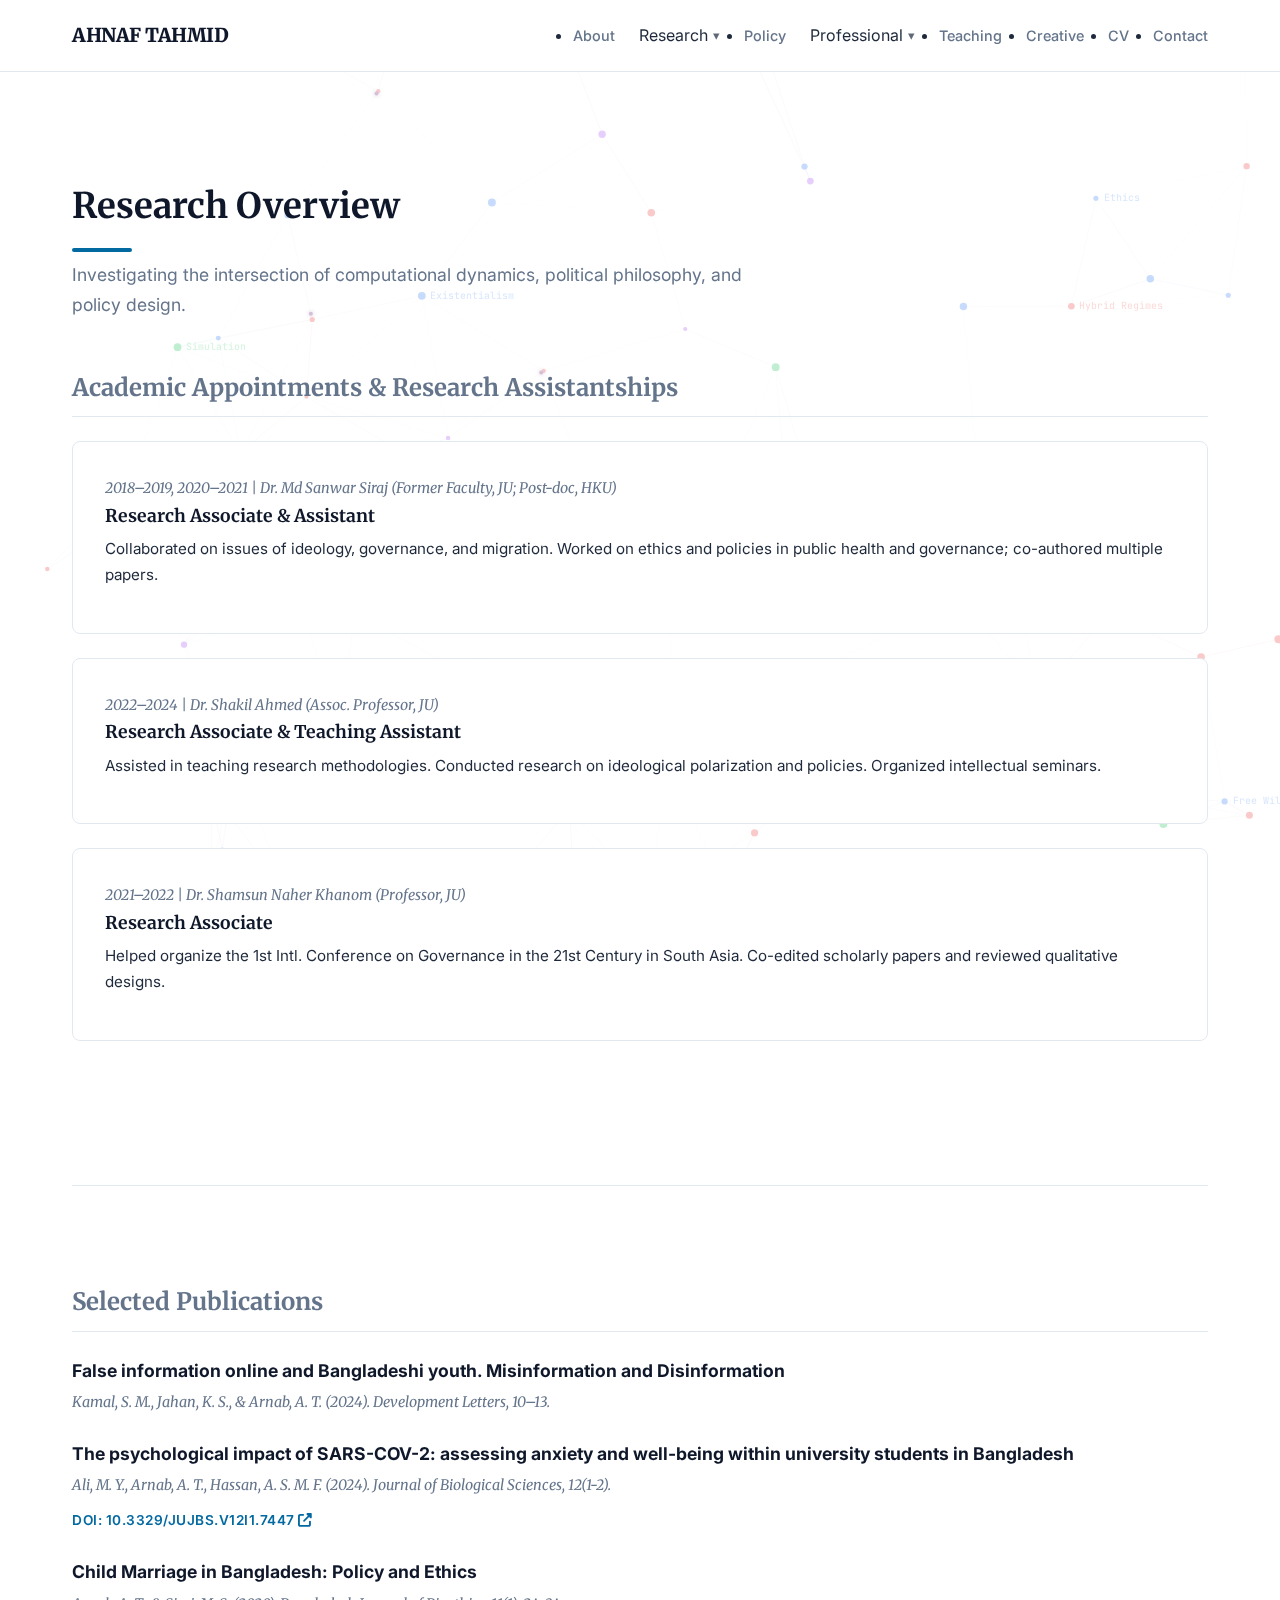
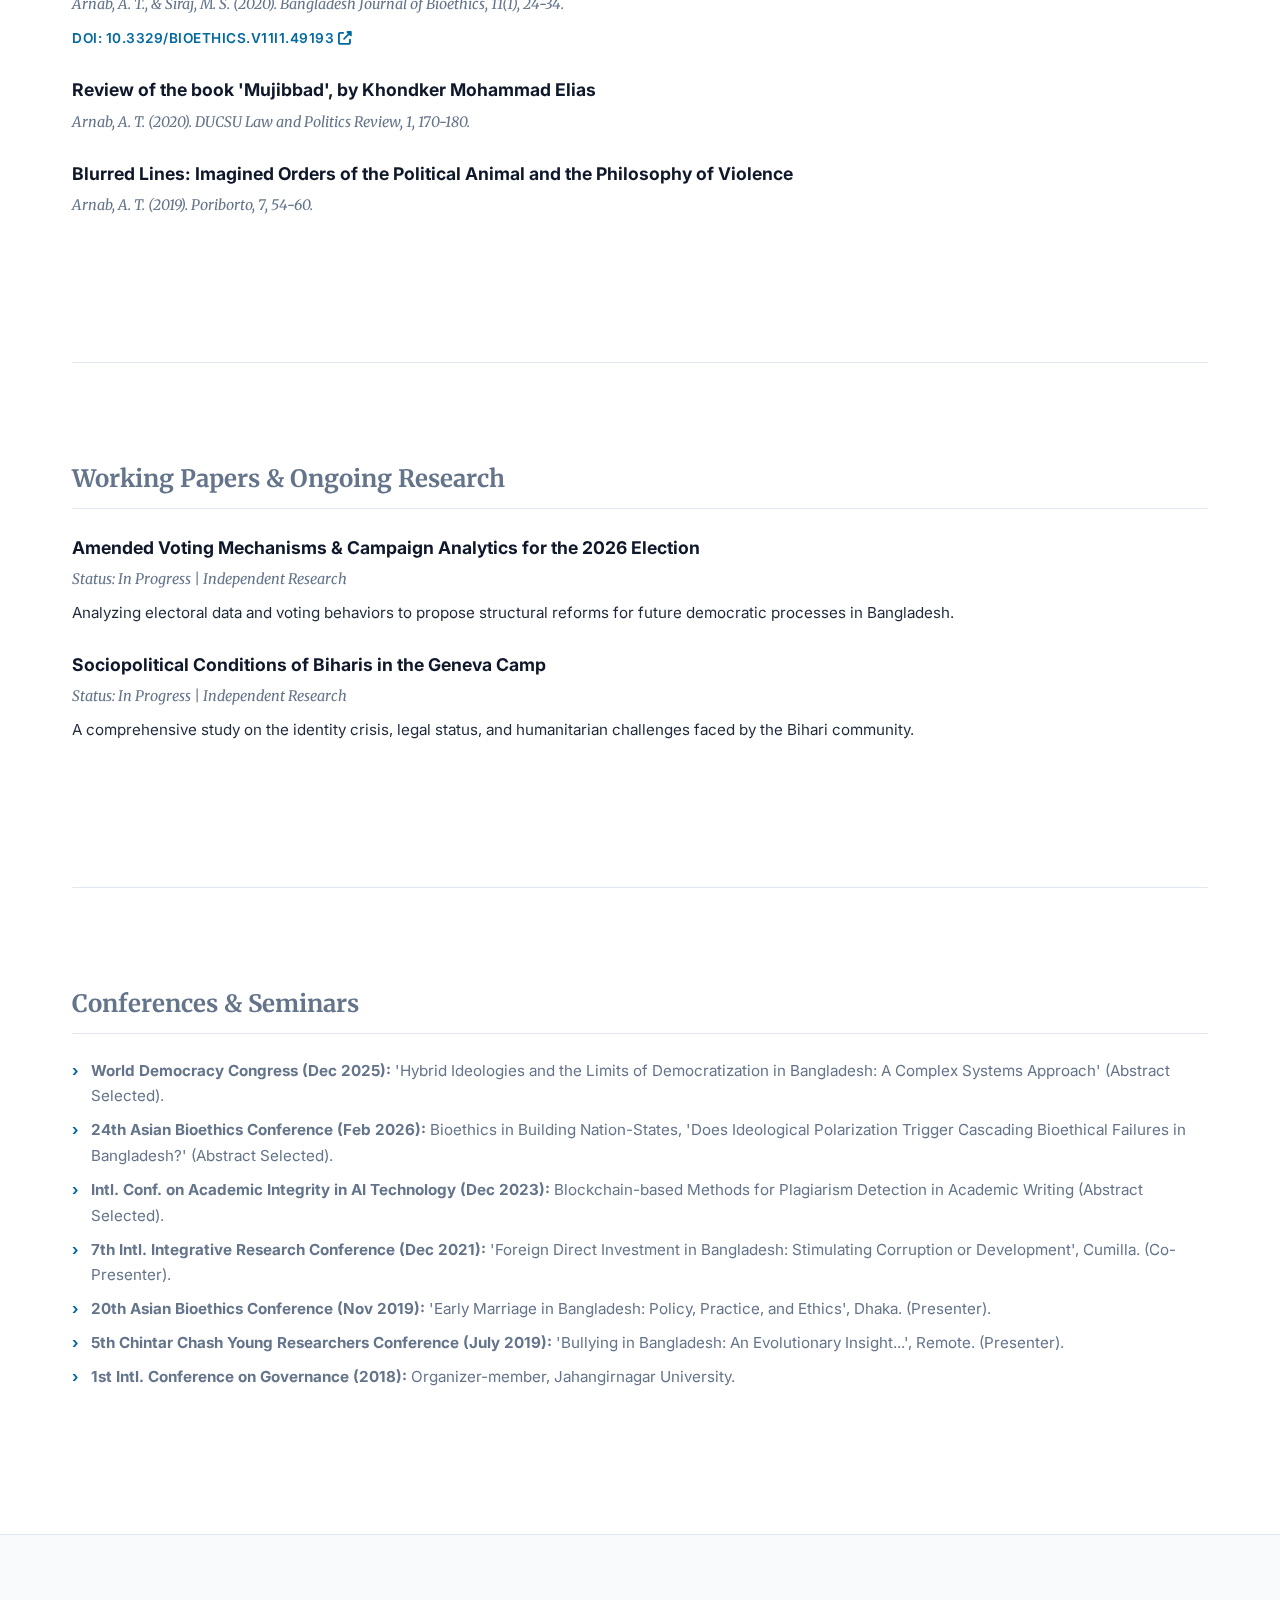
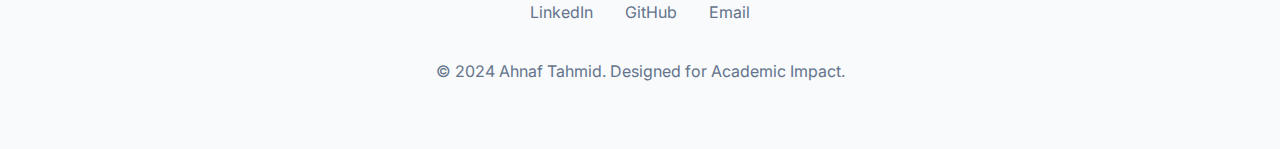
<file: research.html>
<!DOCTYPE html>
<html lang="en">

<head>
    <meta charset="UTF-8">
    <meta name="viewport" content="width=device-width, initial-scale=1.0">
    <title>Research Dossier | Ahnaf Tahmid</title>
    <link rel="stylesheet" href="assets/css/styles.css">
    <link
        href="https://fonts.googleapis.com/css2?family=Inter:wght@300;400;500;600&family=Merriweather:wght@300;400;700;900&family=JetBrains+Mono:wght@400;500&display=swap"
        rel="stylesheet">
    <link rel="stylesheet" href="https://cdnjs.cloudflare.com/ajax/libs/font-awesome/6.4.0/css/all.min.css">
</head>

<body>
    <canvas id="network-canvas"></canvas>

    <nav class="navbar" role="navigation" aria-label="Main navigation">
        <div class="container">
            <a href="index.html" class="logo">AHNAF TAHMID</a>
            <ul class="nav-links">
                <li><a href="index.html">About</a></li>
                <li class="dropdown">
                    <span class="dropdown-trigger">Research</span>
                    <div class="dropdown-content">
                        <a href="research.html#publications">Selected Publications</a>
                        <a href="research.html#working-papers">Working Papers</a>
                        <a href="research.html#conferences">Conferences</a>
                        <a href="methods.html">Methods & Tools</a>
                        <a href="simulation.html">Live Simulation</a>
                    </div>
                </li>
                <li><a href="policy.html">Policy</a></li>
                <li class="dropdown">
                    <span class="dropdown-trigger">Professional</span>
                    <div class="dropdown-content">
                        <a href="professional.html#experience">Experience</a>
                        <a href="professional.html#editorial">Editorial</a>
                        <a href="professional.html#training">Training</a>
                        <a href="professional.html#volunteering">Volunteering</a>
                    </div>
                </li>
                <li><a href="teaching.html">Teaching</a></li>
                <li><a href="creative.html">Creative</a></li>
                <li><a href="cv.html">CV</a></li>
                <li><a href="contact.html">Contact</a></li>
            </ul>
        </div>
    </nav>

    <main>
        <div class="container">
            <section class="section fade-in">
                <h2 class="section-title">Research Overview</h2>
                <p class="section-subtitle">Investigating the intersection of computational dynamics, political
                    philosophy, and policy design.</p>

                <!-- Academic Appointments (RA) -->
                <div id="academic-appointments" class="research-category">
                    <h3>Academic Appointments & Research Assistantships</h3>
                    <div class="card publication-item">
                        <span class="pub-meta">2018–2019, 2020–2021 | Dr. Md Sanwar Siraj (Former Faculty, JU; Post-doc,
                            HKU)</span>
                        <h4 class="pub-title">Research Associate & Assistant</h4>
                        <p class="pub-summary">Collaborated on issues of ideology, governance, and migration. Worked on
                            ethics and policies in public health and governance; co-authored multiple papers.</p>
                    </div>
                    <div class="card publication-item">
                        <span class="pub-meta">2022–2024 | Dr. Shakil Ahmed (Assoc. Professor, JU)</span>
                        <h4 class="pub-title">Research Associate & Teaching Assistant</h4>
                        <p class="pub-summary">Assisted in teaching research methodologies. Conducted research on
                            ideological polarization and policies. Organized intellectual seminars.</p>
                    </div>
                    <div class="card publication-item">
                        <span class="pub-meta">2021–2022 | Dr. Shamsun Naher Khanom (Professor, JU)</span>
                        <h4 class="pub-title">Research Associate</h4>
                        <p class="pub-summary">Helped organize the 1st Intl. Conference on Governance in the 21st
                            Century in South Asia. Co-edited scholarly papers and reviewed qualitative designs.</p>
                    </div>
                </div>
            </section>

            <!-- Publications -->
            <section id="publications" class="section">
                <div class="research-category">
                    <h3>Selected Publications</h3>

                    <div class="publication-item">
                        <a href="#" class="pub-title">False information online and Bangladeshi youth. Misinformation and
                            Disinformation</a>
                        <div class="pub-meta">Kamal, S. M., Jahan, K. S., & Arnab, A. T. (2024). Development Letters,
                            10–13.</div>
                    </div>

                    <div class="publication-item">
                        <a href="#" class="pub-title">The psychological impact of SARS-COV-2: assessing anxiety and
                            well-being within university students in Bangladesh</a>
                        <div class="pub-meta">Ali, M. Y., Arnab, A. T., Hassan, A. S. M. F. (2024). Journal of
                            Biological Sciences, 12(1-2).</div>
                        <a href="https://doi.org/10.3329/jujbs.v12i1.7447" class="pub-link">DOI:
                            10.3329/jujbs.v12i1.7447 <i class="fas fa-external-link-alt"></i></a>
                    </div>

                    <div class="publication-item">
                        <a href="#" class="pub-title">Child Marriage in Bangladesh: Policy and Ethics</a>
                        <div class="pub-meta">Arnab, A. T., & Siraj, M. S. (2020). Bangladesh Journal of Bioethics,
                            11(1), 24-34.</div>
                        <a href="https://doi.org/10.3329/bioethics.v11i1.49193" class="pub-link">DOI:
                            10.3329/bioethics.v11i1.49193 <i class="fas fa-external-link-alt"></i></a>
                    </div>

                    <div class="publication-item">
                        <a href="#" class="pub-title">Review of the book 'Mujibbad', by Khondker Mohammad Elias</a>
                        <div class="pub-meta">Arnab, A. T. (2020). DUCSU Law and Politics Review, 1, 170-180.</div>
                    </div>

                    <div class="publication-item">
                        <a href="#" class="pub-title">Blurred Lines: Imagined Orders of the Political Animal and the
                            Philosophy of Violence</a>
                        <div class="pub-meta">Arnab, A. T. (2019). Poriborto, 7, 54-60.</div>
                    </div>
                </div>
            </section>

            <!-- Working Papers -->
            <section id="working-papers" class="section">
                <div class="research-category">
                    <h3>Working Papers & Ongoing Research</h3>

                    <div class="publication-item">
                        <a href="#" class="pub-title">Amended Voting Mechanisms & Campaign Analytics for the 2026
                            Election</a>
                        <div class="pub-meta">Status: In Progress | Independent Research</div>
                        <p class="pub-summary">Analyzing electoral data and voting behaviors to propose structural
                            reforms for future democratic processes in Bangladesh.</p>
                    </div>

                    <div class="publication-item">
                        <a href="#" class="pub-title">Sociopolitical Conditions of Biharis in the Geneva Camp</a>
                        <div class="pub-meta">Status: In Progress | Independent Research</div>
                        <p class="pub-summary">A comprehensive study on the identity crisis, legal status, and
                            humanitarian challenges faced by the Bihari community.</p>
                    </div>
                </div>
            </section>

            <!-- Conferences -->
            <section id="conferences" class="section">
                <div class="research-category">
                    <h3>Conferences & Seminars</h3>
                    <ul class="method-list">
                        <li><strong>World Democracy Congress (Dec 2025):</strong> 'Hybrid Ideologies and the Limits of
                            Democratization in Bangladesh: A Complex Systems Approach' (Abstract Selected).</li>
                        <li><strong>24th Asian Bioethics Conference (Feb 2026):</strong> Bioethics in Building
                            Nation-States, 'Does Ideological Polarization Trigger Cascading Bioethical Failures in
                            Bangladesh?' (Abstract Selected).</li>
                        <li><strong>Intl. Conf. on Academic Integrity in AI Technology (Dec 2023):</strong>
                            Blockchain-based Methods for Plagiarism Detection in Academic Writing (Abstract Selected).
                        </li>
                        <li><strong>7th Intl. Integrative Research Conference (Dec 2021):</strong> 'Foreign Direct
                            Investment in Bangladesh: Stimulating Corruption or Development', Cumilla. (Co-Presenter).
                        </li>
                        <li><strong>20th Asian Bioethics Conference (Nov 2019):</strong> 'Early Marriage in Bangladesh:
                            Policy, Practice, and Ethics', Dhaka. (Presenter).</li>
                        <li><strong>5th Chintar Chash Young Researchers Conference (July 2019):</strong> 'Bullying in
                            Bangladesh: An Evolutionary Insight...', Remote. (Presenter).</li>
                        <li><strong>1st Intl. Conference on Governance (2018):</strong> Organizer-member, Jahangirnagar
                            University.</li>
                    </ul>
                </div>
            </section>

        </div>
    </main>

    <footer class="footer">
        <div class="container">
            <div class="footer-links">
                <a href="https://www.linkedin.com/in/ahnafarnab/">LinkedIn</a>
                <a href="https://github.com/ahnafarnab">GitHub</a>
                <a href="mailto:ahnaf.analyst@gmail.com">Email</a>
            </div>
            <p>&copy; 2024 Ahnaf Tahmid. Designed for Academic Impact.</p>
        </div>
    </footer>

    <script src="assets/js/network-bg.js"></script>
</body>

</html>
</file>
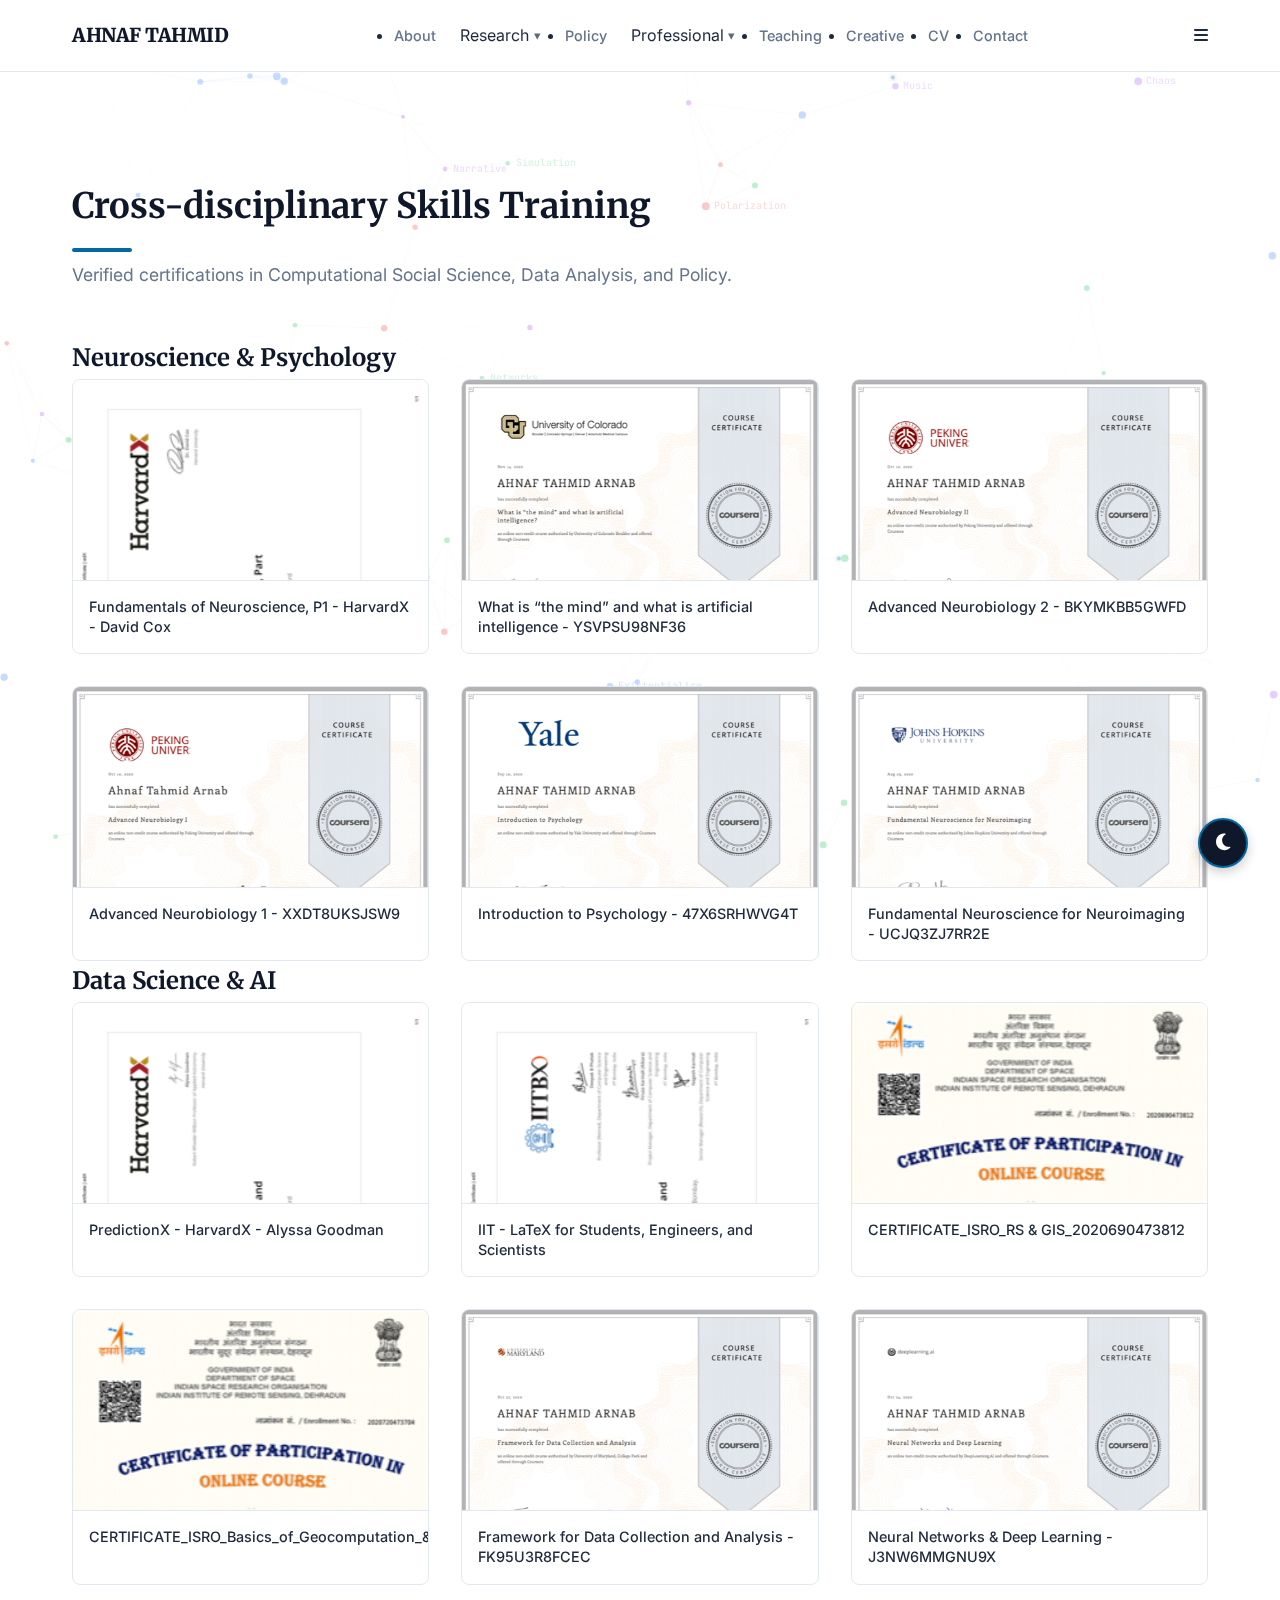
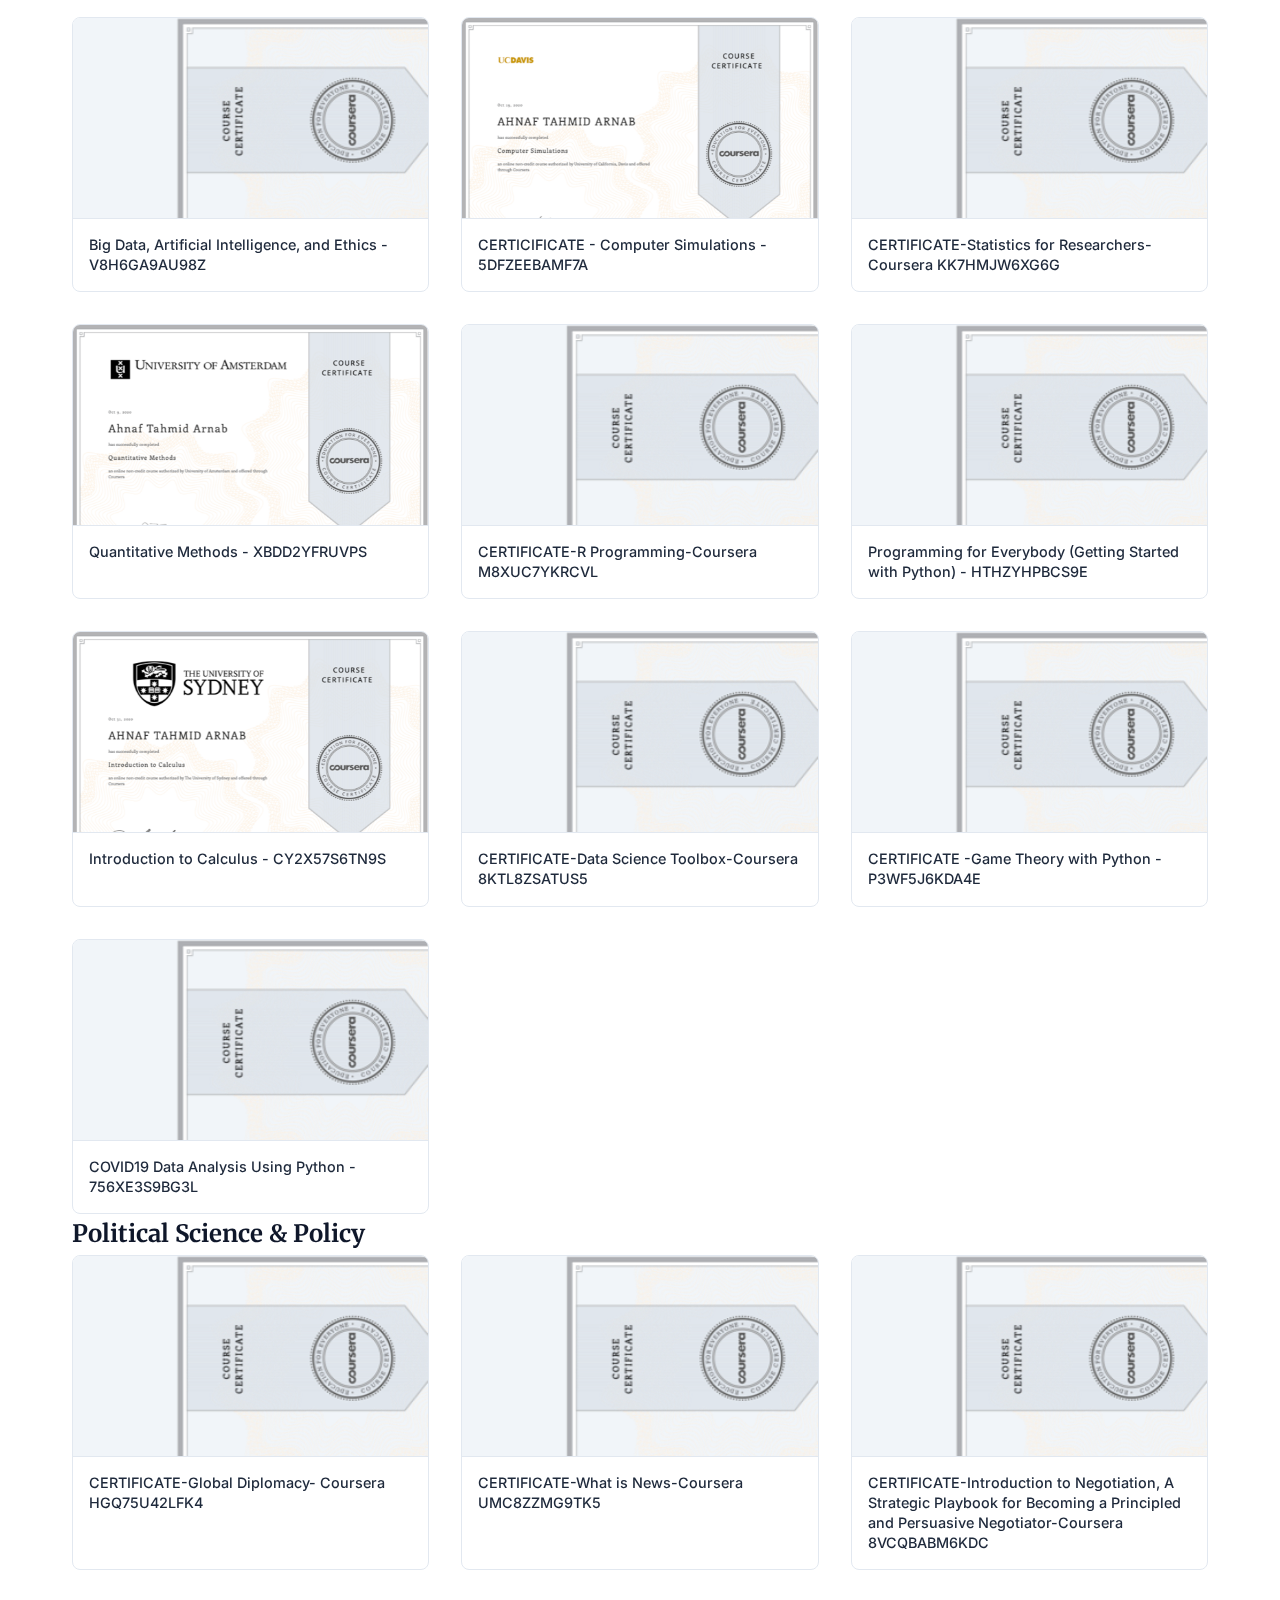
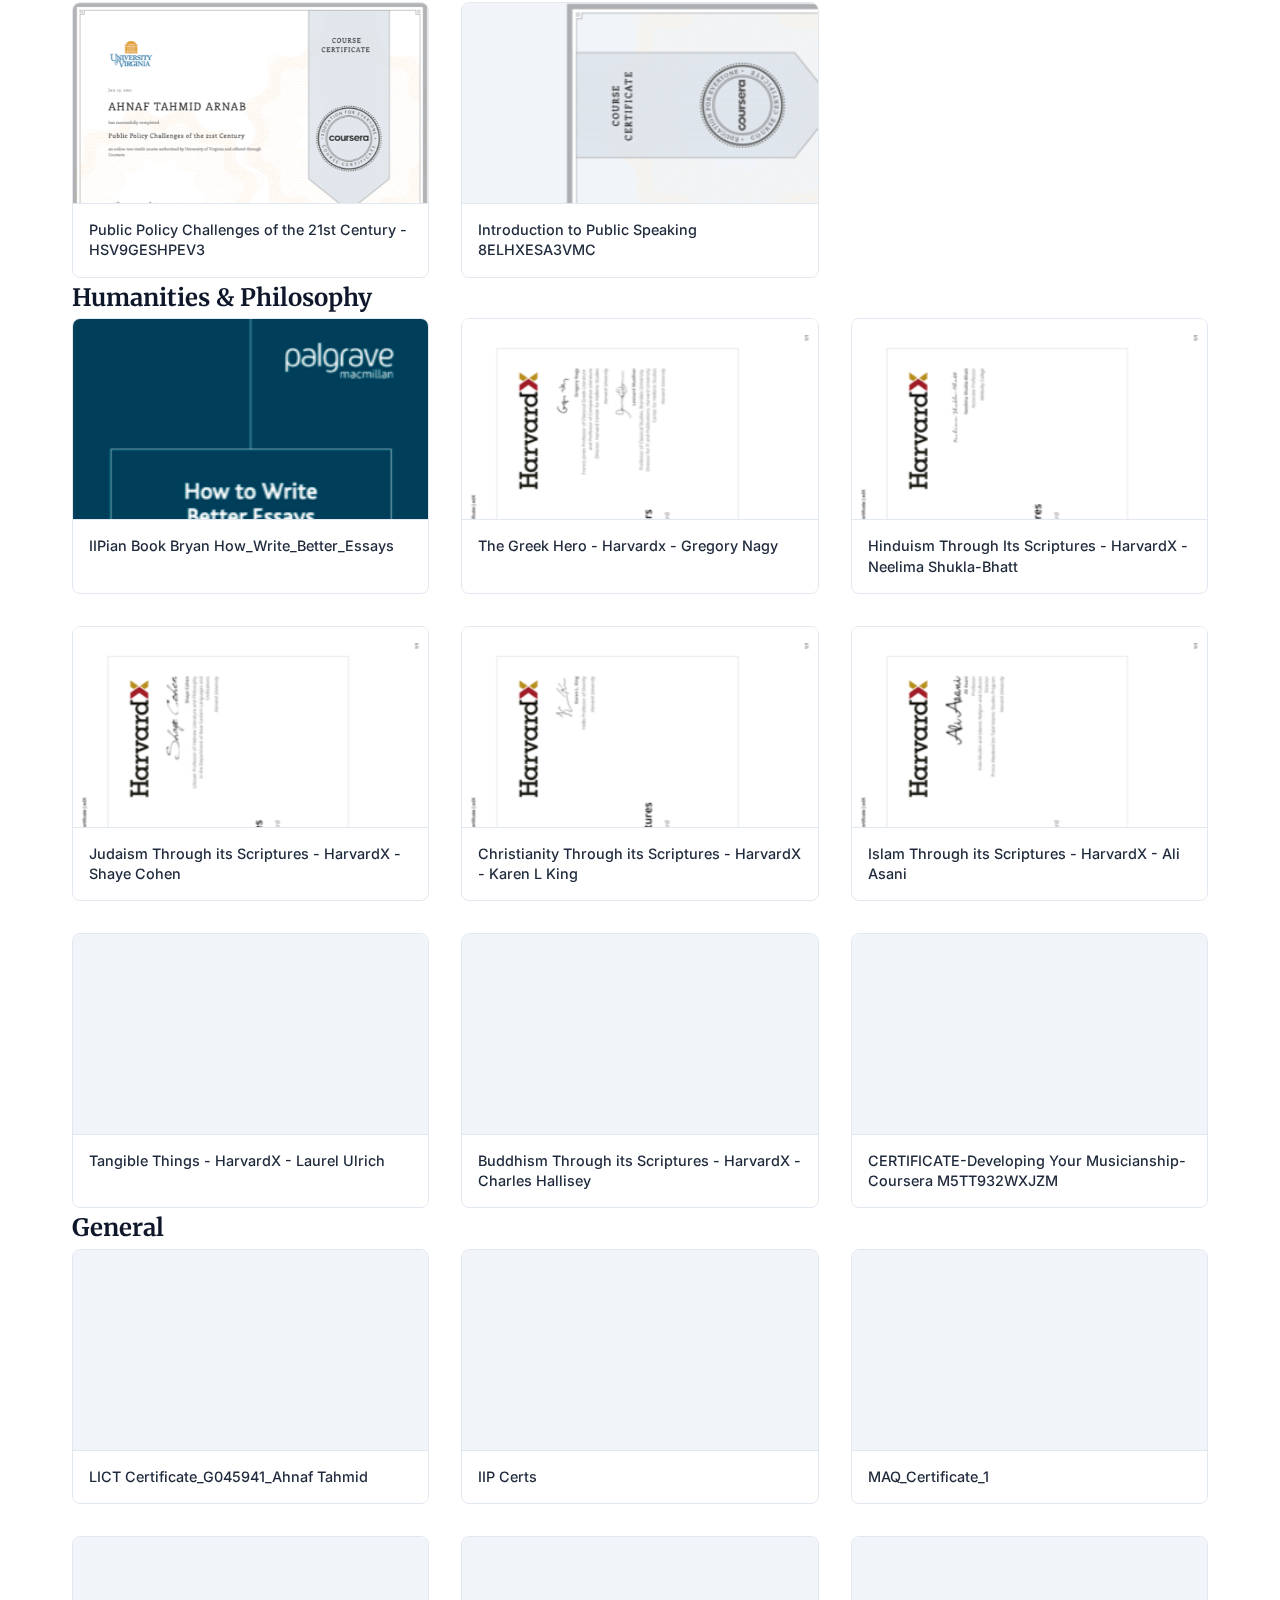
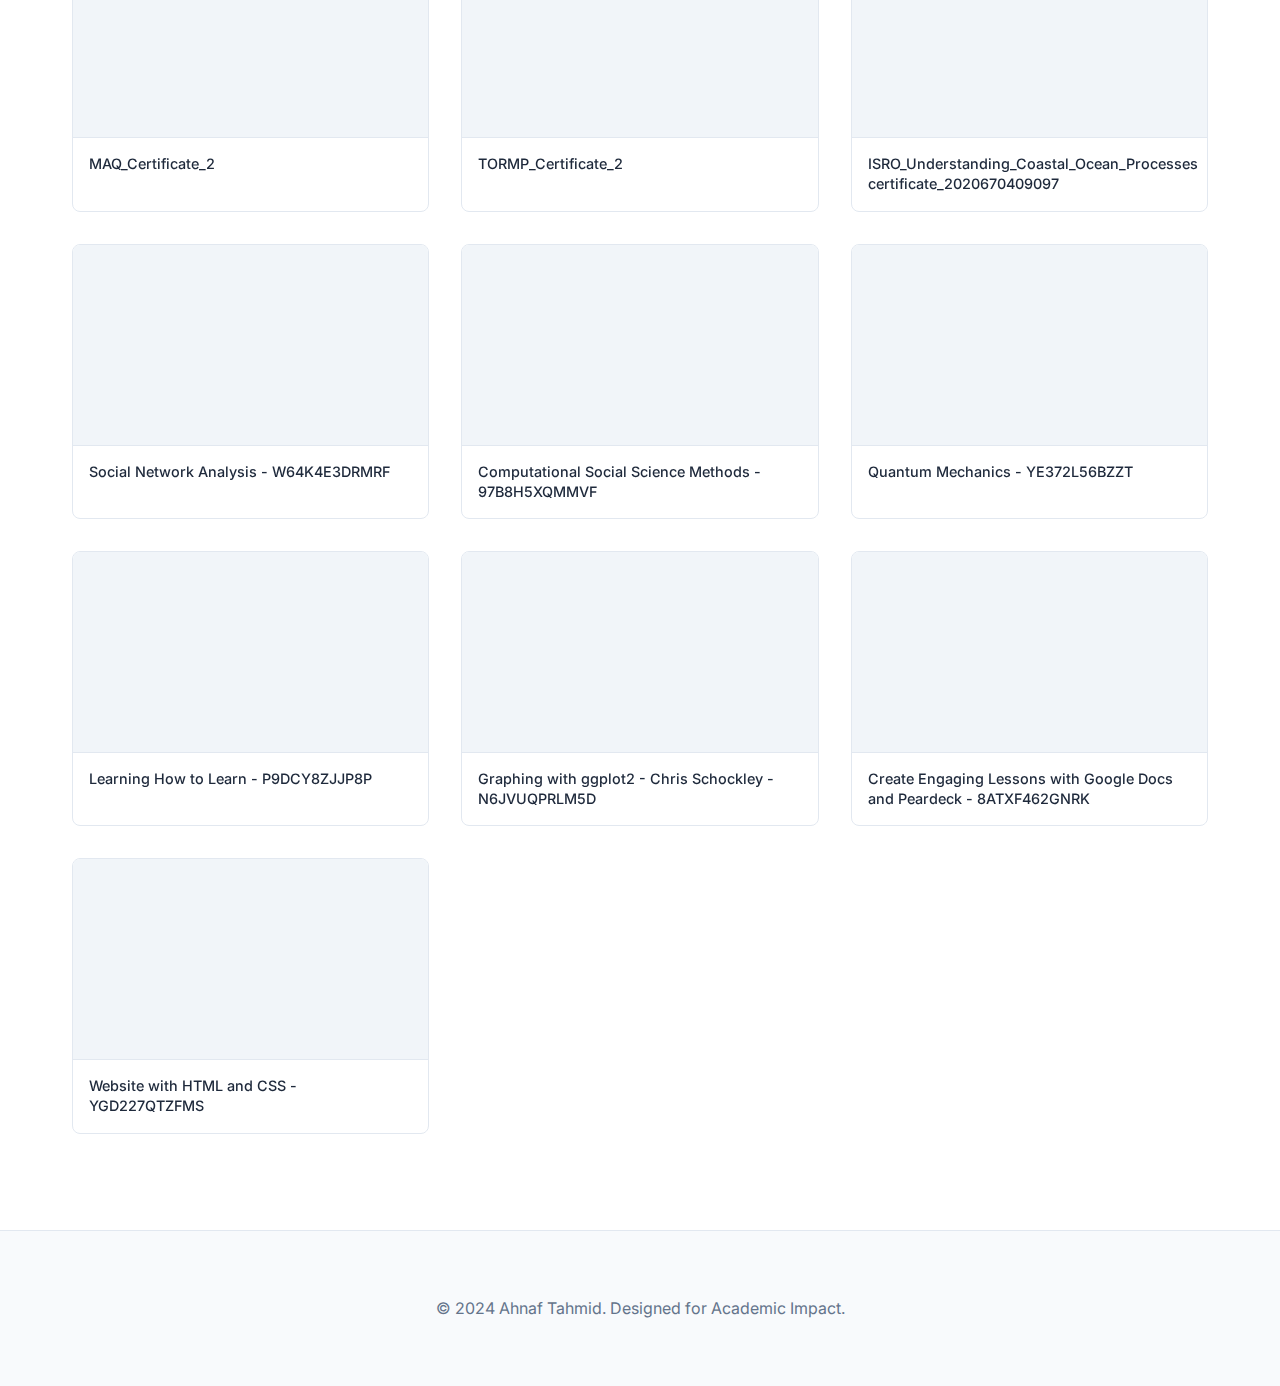
<file: skills.html>
<!DOCTYPE html>
<html lang="en">

<head>
    <meta charset="UTF-8">
    <meta name="viewport" content="width=device-width, initial-scale=1.0">
    <title>Skills & Training | Ahnaf Tahmid</title>
    <link rel="stylesheet" href="assets/css/styles.css">
    <link rel="preconnect" href="https://fonts.googleapis.com">
    <link rel="preconnect" href="https://fonts.gstatic.com" crossorigin>
    <link
        href="https://fonts.googleapis.com/css2?family=Inter:wght@300;400;500;600&family=Merriweather:wght@300;400;700;900&family=JetBrains+Mono:wght@400;500&display=swap"
        rel="stylesheet">
    <link rel="stylesheet" href="https://cdnjs.cloudflare.com/ajax/libs/font-awesome/6.4.0/css/all.min.css">
</head>

<body>
    <canvas id="network-canvas"></canvas>

    <nav class="navbar" role="navigation" aria-label="Main navigation">
        <div class="container">
            <a href="index.html" class="logo">AHNAF TAHMID</a>
            <ul class="nav-links">
                <li><a href="index.html">About</a></li>
                <li class="dropdown">
                    <span class="dropdown-trigger">Research</span>
                    <div class="dropdown-content">
                        <a href="research.html#publications">Selected Publications</a>
                        <a href="research.html#working-papers">Working Papers</a>
                        <a href="research.html#conferences">Conferences</a>
                        <a href="methods.html">Methods & Tools</a>
                    </div>
                </li>
                <li><a href="policy.html">Policy</a></li>
                <li class="dropdown">
                    <span class="dropdown-trigger">Professional</span>
                    <div class="dropdown-content">
                        <a href="professional.html#experience">Experience</a>
                        <a href="professional.html#editorial">Editorial</a>
                        <a href="professional.html#training">Training</a>
                        <a href="professional.html#volunteering">Volunteering</a>
                    </div>
                </li>
                <li><a href="teaching.html">Teaching</a></li>
                <li><a href="creative.html">Creative</a></li>
                <li><a href="cv.html">CV</a></li>
                <li><a href="contact.html">Contact</a></li>
            </ul>
        </div>
    </nav>

    <main class="fade-in">
        <section class="section">
            <div class="container">
                <h2 class="section-title">Cross-disciplinary Skills Training</h2>
                <p class="section-subtitle">Verified certifications in Computational Social Science, Data Analysis, and
                    Policy.</p>

                <!-- Generated Content Start -->
                <div class="skills-container">
                    <div class="skill-category-section">
                        <h2 class="skill-category-title">Neuroscience & Psychology</h2>
                        <div class="cert-grid">
                            <div class="cert-card">
                                <div class="cert-img-container">
                                    <img src="assets/images/certs/CERTIFICATE_-_Fundamentals_of_Neuroscience,_P1_-_HarvardX_-_David_Cox.png"
                                        alt="Fundamentals of Neuroscience, P1 - HarvardX - David Cox" loading="lazy">
                                    <div class="cert-overlay">
                                        <a href="assets/documents/Skills-and-Training-Certificates/edX/CERTIFICATE - Fundamentals of Neuroscience, P1 - HarvardX - David Cox.pdf"
                                            target="_blank" class="btn-view">View PDF</a>
                                    </div>
                                </div>
                                <p class="cert-name">Fundamentals of Neuroscience, P1 - HarvardX - David Cox</p>
                            </div>
                            <div class="cert-card">
                                <div class="cert-img-container">
                                    <img src="assets/images/certs/CERTIFICATE_-_What_is_“the_mind”_and_what_is_artificial_intelligence_-_YSVPSU98NF36.png"
                                        alt="What is “the mind” and what is artificial intelligence - YSVPSU98NF36"
                                        loading="lazy">
                                    <div class="cert-overlay">
                                        <a href="assets/documents/Skills-and-Training-Certificates/Coursera/CERTIFICATE - What is “the mind” and what is artificial intelligence - YSVPSU98NF36.pdf"
                                            target="_blank" class="btn-view">View PDF</a>
                                    </div>
                                </div>
                                <p class="cert-name">What is “the mind” and what is artificial intelligence -
                                    YSVPSU98NF36</p>
                            </div>
                            <div class="cert-card">
                                <div class="cert-img-container">
                                    <img src="assets/images/certs/Certificate_-_Advanced_Neurobiology_2_-_BKYMKBB5GWFD.png"
                                        alt="Advanced Neurobiology 2 - BKYMKBB5GWFD" loading="lazy">
                                    <div class="cert-overlay">
                                        <a href="assets/documents/Skills-and-Training-Certificates/Coursera/Certificate - Advanced Neurobiology 2 - BKYMKBB5GWFD.pdf"
                                            target="_blank" class="btn-view">View PDF</a>
                                    </div>
                                </div>
                                <p class="cert-name">Advanced Neurobiology 2 - BKYMKBB5GWFD</p>
                            </div>
                            <div class="cert-card">
                                <div class="cert-img-container">
                                    <img src="assets/images/certs/Certificate_-_Advanced_Neurobiology_1_-_XXDT8UKSJSW9.png"
                                        alt="Advanced Neurobiology 1 - XXDT8UKSJSW9" loading="lazy">
                                    <div class="cert-overlay">
                                        <a href="assets/documents/Skills-and-Training-Certificates/Coursera/Certificate - Advanced Neurobiology 1 - XXDT8UKSJSW9.pdf"
                                            target="_blank" class="btn-view">View PDF</a>
                                    </div>
                                </div>
                                <p class="cert-name">Advanced Neurobiology 1 - XXDT8UKSJSW9</p>
                            </div>
                            <div class="cert-card">
                                <div class="cert-img-container">
                                    <img src="assets/images/certs/Certificate_-_Introduction_to_Psychology_-_47X6SRHWVG4T.png"
                                        alt="Introduction to Psychology - 47X6SRHWVG4T" loading="lazy">
                                    <div class="cert-overlay">
                                        <a href="assets/documents/Skills-and-Training-Certificates/Coursera/Certificate - Introduction to Psychology - 47X6SRHWVG4T.pdf"
                                            target="_blank" class="btn-view">View PDF</a>
                                    </div>
                                </div>
                                <p class="cert-name">Introduction to Psychology - 47X6SRHWVG4T</p>
                            </div>
                            <div class="cert-card">
                                <div class="cert-img-container">
                                    <img src="assets/images/certs/Certificate_-_Fundamental_Neuroscience_for_Neuroimaging_-_UCJQ3ZJ7RR2E.png"
                                        alt="Fundamental Neuroscience for Neuroimaging - UCJQ3ZJ7RR2E" loading="lazy">
                                    <div class="cert-overlay">
                                        <a href="assets/documents/Skills-and-Training-Certificates/Coursera/Certificate - Fundamental Neuroscience for Neuroimaging - UCJQ3ZJ7RR2E.pdf"
                                            target="_blank" class="btn-view">View PDF</a>
                                    </div>
                                </div>
                                <p class="cert-name">Fundamental Neuroscience for Neuroimaging - UCJQ3ZJ7RR2E</p>
                            </div>
                        </div>
                    </div>
                    <div class="skill-category-section">
                        <h2 class="skill-category-title">Data Science & AI</h2>
                        <div class="cert-grid">
                            <div class="cert-card">
                                <div class="cert-img-container">
                                    <img src="assets/images/certs/CERTIFICATE_-_PredictionX_-_HarvardX_-_Alyssa_Goodman.png"
                                        alt="PredictionX - HarvardX - Alyssa Goodman" loading="lazy">
                                    <div class="cert-overlay">
                                        <a href="assets/documents/Skills-and-Training-Certificates/edX/CERTIFICATE - PredictionX - HarvardX - Alyssa Goodman.pdf"
                                            target="_blank" class="btn-view">View PDF</a>
                                    </div>
                                </div>
                                <p class="cert-name">PredictionX - HarvardX - Alyssa Goodman</p>
                            </div>
                            <div class="cert-card">
                                <div class="cert-img-container">
                                    <img src="assets/images/certs/CERTIFICATE_-_IIT_-_LaTeX_for_Students,_Engineers,_and_Scientists.png"
                                        alt="IIT - LaTeX for Students, Engineers, and Scientists" loading="lazy">
                                    <div class="cert-overlay">
                                        <a href="assets/documents/Skills-and-Training-Certificates/edX/CERTIFICATE - IIT - LaTeX for Students, Engineers, and Scientists.pdf"
                                            target="_blank" class="btn-view">View PDF</a>
                                    </div>
                                </div>
                                <p class="cert-name">IIT - LaTeX for Students, Engineers, and Scientists</p>
                            </div>
                            <div class="cert-card">
                                <div class="cert-img-container">
                                    <img src="assets/images/certs/CERTIFICATE_ISRO_RS_&_GIS_2020690473812.png"
                                        alt="CERTIFICATE_ISRO_RS & GIS_2020690473812" loading="lazy">
                                    <div class="cert-overlay">
                                        <a href="assets/documents/Skills-and-Training-Certificates/ISRO/CERTIFICATE_ISRO_RS & GIS_2020690473812.pdf"
                                            target="_blank" class="btn-view">View PDF</a>
                                    </div>
                                </div>
                                <p class="cert-name">CERTIFICATE_ISRO_RS & GIS_2020690473812</p>
                            </div>
                            <div class="cert-card">
                                <div class="cert-img-container">
                                    <img src="assets/images/certs/CERTIFICATE_ISRO_Basics_of_Geocomputation_&_Geoweb_Services_2020720473704.png"
                                        alt="CERTIFICATE_ISRO_Basics_of_Geocomputation_&_Geoweb_Services_2020720473704"
                                        loading="lazy">
                                    <div class="cert-overlay">
                                        <a href="assets/documents/Skills-and-Training-Certificates/ISRO/CERTIFICATE_ISRO_Basics_of_Geocomputation_&_Geoweb_Services_2020720473704.pdf"
                                            target="_blank" class="btn-view">View PDF</a>
                                    </div>
                                </div>
                                <p class="cert-name">
                                    CERTIFICATE_ISRO_Basics_of_Geocomputation_&_Geoweb_Services_2020720473704</p>
                            </div>
                            <div class="cert-card">
                                <div class="cert-img-container">
                                    <img src="assets/images/certs/CERTIFICATE_-_Framework_for_Data_Collection_and_Analysis_-_FK95U3R8FCEC.png"
                                        alt="Framework for Data Collection and Analysis - FK95U3R8FCEC" loading="lazy">
                                    <div class="cert-overlay">
                                        <a href="assets/documents/Skills-and-Training-Certificates/Coursera/CERTIFICATE - Framework for Data Collection and Analysis - FK95U3R8FCEC.pdf"
                                            target="_blank" class="btn-view">View PDF</a>
                                    </div>
                                </div>
                                <p class="cert-name">Framework for Data Collection and Analysis - FK95U3R8FCEC</p>
                            </div>
                            <div class="cert-card">
                                <div class="cert-img-container">
                                    <img src="assets/images/certs/Certificate_-_Neural_Networks_&_Deep_Learning_-_J3NW6MMGNU9X.png"
                                        alt="Neural Networks & Deep Learning - J3NW6MMGNU9X" loading="lazy">
                                    <div class="cert-overlay">
                                        <a href="assets/documents/Skills-and-Training-Certificates/Coursera/Certificate - Neural Networks & Deep Learning - J3NW6MMGNU9X.pdf"
                                            target="_blank" class="btn-view">View PDF</a>
                                    </div>
                                </div>
                                <p class="cert-name">Neural Networks & Deep Learning - J3NW6MMGNU9X</p>
                            </div>
                            <div class="cert-card">
                                <div class="cert-img-container">
                                    <img src="assets/images/certs/CERTIFICATE_-_Big_Data,_Artificial_Intelligence,_and_Ethics_-_V8H6GA9AU98Z.png"
                                        alt="Big Data, Artificial Intelligence, and Ethics - V8H6GA9AU98Z"
                                        loading="lazy">
                                    <div class="cert-overlay">
                                        <a href="assets/documents/Skills-and-Training-Certificates/Coursera/CERTIFICATE - Big Data, Artificial Intelligence, and Ethics - V8H6GA9AU98Z.pdf"
                                            target="_blank" class="btn-view">View PDF</a>
                                    </div>
                                </div>
                                <p class="cert-name">Big Data, Artificial Intelligence, and Ethics - V8H6GA9AU98Z</p>
                            </div>
                            <div class="cert-card">
                                <div class="cert-img-container">
                                    <img src="assets/images/certs/CERTICIFICATE_-_Computer_Simulations_-_5DFZEEBAMF7A.png"
                                        alt="CERTICIFICATE - Computer Simulations - 5DFZEEBAMF7A" loading="lazy">
                                    <div class="cert-overlay">
                                        <a href="assets/documents/Skills-and-Training-Certificates/Coursera/CERTICIFICATE - Computer Simulations - 5DFZEEBAMF7A.pdf"
                                            target="_blank" class="btn-view">View PDF</a>
                                    </div>
                                </div>
                                <p class="cert-name">CERTICIFICATE - Computer Simulations - 5DFZEEBAMF7A</p>
                            </div>
                            <div class="cert-card">
                                <div class="cert-img-container">
                                    <img src="assets/images/certs/CERTIFICATE-Statistics_for_Researchers-Coursera_KK7HMJW6XG6G.png"
                                        alt="CERTIFICATE-Statistics for Researchers-Coursera KK7HMJW6XG6G"
                                        loading="lazy">
                                    <div class="cert-overlay">
                                        <a href="assets/documents/Skills-and-Training-Certificates/Coursera/CERTIFICATE-Statistics for Researchers-Coursera KK7HMJW6XG6G.pdf"
                                            target="_blank" class="btn-view">View PDF</a>
                                    </div>
                                </div>
                                <p class="cert-name">CERTIFICATE-Statistics for Researchers-Coursera KK7HMJW6XG6G</p>
                            </div>
                            <div class="cert-card">
                                <div class="cert-img-container">
                                    <img src="assets/images/certs/CERTIFICATE_-_Quantitative_Methods_-_XBDD2YFRUVPS.png"
                                        alt="Quantitative Methods - XBDD2YFRUVPS" loading="lazy">
                                    <div class="cert-overlay">
                                        <a href="assets/documents/Skills-and-Training-Certificates/Coursera/CERTIFICATE - Quantitative Methods - XBDD2YFRUVPS.pdf"
                                            target="_blank" class="btn-view">View PDF</a>
                                    </div>
                                </div>
                                <p class="cert-name">Quantitative Methods - XBDD2YFRUVPS</p>
                            </div>
                            <div class="cert-card">
                                <div class="cert-img-container">
                                    <img src="assets/images/certs/CERTIFICATE-R_Programming-Coursera_M8XUC7YKRCVL.png"
                                        alt="CERTIFICATE-R Programming-Coursera M8XUC7YKRCVL" loading="lazy">
                                    <div class="cert-overlay">
                                        <a href="assets/documents/Skills-and-Training-Certificates/Coursera/CERTIFICATE-R Programming-Coursera M8XUC7YKRCVL.pdf"
                                            target="_blank" class="btn-view">View PDF</a>
                                    </div>
                                </div>
                                <p class="cert-name">CERTIFICATE-R Programming-Coursera M8XUC7YKRCVL</p>
                            </div>
                            <div class="cert-card">
                                <div class="cert-img-container">
                                    <img src="assets/images/certs/CERTIFICATE_-_Programming_for_Everybody_(Getting_Started_with_Python)_-_HTHZYHPBCS9E.png"
                                        alt="Programming for Everybody (Getting Started with Python) - HTHZYHPBCS9E"
                                        loading="lazy">
                                    <div class="cert-overlay">
                                        <a href="assets/documents/Skills-and-Training-Certificates/Coursera/CERTIFICATE - Programming for Everybody (Getting Started with Python) - HTHZYHPBCS9E.pdf"
                                            target="_blank" class="btn-view">View PDF</a>
                                    </div>
                                </div>
                                <p class="cert-name">Programming for Everybody (Getting Started with Python) -
                                    HTHZYHPBCS9E</p>
                            </div>
                            <div class="cert-card">
                                <div class="cert-img-container">
                                    <img src="assets/images/certs/CERTIFICATE_-_Introduction_to_Calculus_-_CY2X57S6TN9S.png"
                                        alt="Introduction to Calculus - CY2X57S6TN9S" loading="lazy">
                                    <div class="cert-overlay">
                                        <a href="assets/documents/Skills-and-Training-Certificates/Coursera/CERTIFICATE - Introduction to Calculus - CY2X57S6TN9S.pdf"
                                            target="_blank" class="btn-view">View PDF</a>
                                    </div>
                                </div>
                                <p class="cert-name">Introduction to Calculus - CY2X57S6TN9S</p>
                            </div>
                            <div class="cert-card">
                                <div class="cert-img-container">
                                    <img src="assets/images/certs/CERTIFICATE-Data_Science_Toolbox-Coursera_8KTL8ZSATUS5.png"
                                        alt="CERTIFICATE-Data Science Toolbox-Coursera 8KTL8ZSATUS5" loading="lazy">
                                    <div class="cert-overlay">
                                        <a href="assets/documents/Skills-and-Training-Certificates/Coursera/CERTIFICATE-Data Science Toolbox-Coursera 8KTL8ZSATUS5.pdf"
                                            target="_blank" class="btn-view">View PDF</a>
                                    </div>
                                </div>
                                <p class="cert-name">CERTIFICATE-Data Science Toolbox-Coursera 8KTL8ZSATUS5</p>
                            </div>
                            <div class="cert-card">
                                <div class="cert-img-container">
                                    <img src="assets/images/certs/CERTIFICATE_-Game_Theory_with_Python_-_P3WF5J6KDA4E.png"
                                        alt="CERTIFICATE -Game Theory with Python - P3WF5J6KDA4E" loading="lazy">
                                    <div class="cert-overlay">
                                        <a href="assets/documents/Skills-and-Training-Certificates/Coursera/Guided Project Cerificates/CERTIFICATE -Game Theory with Python - P3WF5J6KDA4E.pdf"
                                            target="_blank" class="btn-view">View PDF</a>
                                    </div>
                                </div>
                                <p class="cert-name">CERTIFICATE -Game Theory with Python - P3WF5J6KDA4E</p>
                            </div>
                            <div class="cert-card">
                                <div class="cert-img-container">
                                    <img src="assets/images/certs/CERTIFICATE_-_COVID19_Data_Analysis_Using_Python_-_756XE3S9BG3L.png"
                                        alt="COVID19 Data Analysis Using Python - 756XE3S9BG3L" loading="lazy">
                                    <div class="cert-overlay">
                                        <a href="assets/documents/Skills-and-Training-Certificates/Coursera/Guided Project Cerificates/CERTIFICATE - COVID19 Data Analysis Using Python - 756XE3S9BG3L.pdf"
                                            target="_blank" class="btn-view">View PDF</a>
                                    </div>
                                </div>
                                <p class="cert-name">COVID19 Data Analysis Using Python - 756XE3S9BG3L</p>
                            </div>
                        </div>
                    </div>
                    <div class="skill-category-section">
                        <h2 class="skill-category-title">Political Science & Policy</h2>
                        <div class="cert-grid">
                            <div class="cert-card">
                                <div class="cert-img-container">
                                    <img src="assets/images/certs/CERTIFICATE-Global_Diplomacy-_Coursera_HGQ75U42LFK4.png"
                                        alt="CERTIFICATE-Global Diplomacy- Coursera HGQ75U42LFK4" loading="lazy">
                                    <div class="cert-overlay">
                                        <a href="assets/documents/Skills-and-Training-Certificates/Coursera/CERTIFICATE-Global Diplomacy- Coursera HGQ75U42LFK4.pdf"
                                            target="_blank" class="btn-view">View PDF</a>
                                    </div>
                                </div>
                                <p class="cert-name">CERTIFICATE-Global Diplomacy- Coursera HGQ75U42LFK4</p>
                            </div>
                            <div class="cert-card">
                                <div class="cert-img-container">
                                    <img src="assets/images/certs/CERTIFICATE-What_is_News-Coursera_UMC8ZZMG9TK5.png"
                                        alt="CERTIFICATE-What is News-Coursera UMC8ZZMG9TK5" loading="lazy">
                                    <div class="cert-overlay">
                                        <a href="assets/documents/Skills-and-Training-Certificates/Coursera/CERTIFICATE-What is News-Coursera UMC8ZZMG9TK5.pdf"
                                            target="_blank" class="btn-view">View PDF</a>
                                    </div>
                                </div>
                                <p class="cert-name">CERTIFICATE-What is News-Coursera UMC8ZZMG9TK5</p>
                            </div>
                            <div class="cert-card">
                                <div class="cert-img-container">
                                    <img src="assets/images/certs/CERTIFICATE-Introduction_to_Negotiation,_A_Strategic_Playbook_for_Becoming_a_Principled_and_Persuasive_Negotiator-Coursera_8VCQBABM6KDC.png"
                                        alt="CERTIFICATE-Introduction to Negotiation, A Strategic Playbook for Becoming a Principled and Persuasive Negotiator-Coursera 8VCQBABM6KDC"
                                        loading="lazy">
                                    <div class="cert-overlay">
                                        <a href="assets/documents/Skills-and-Training-Certificates/Coursera/CERTIFICATE-Introduction to Negotiation, A Strategic Playbook for Becoming a Principled and Persuasive Negotiator-Coursera 8VCQBABM6KDC.pdf"
                                            target="_blank" class="btn-view">View PDF</a>
                                    </div>
                                </div>
                                <p class="cert-name">CERTIFICATE-Introduction to Negotiation, A Strategic Playbook for
                                    Becoming a Principled and Persuasive Negotiator-Coursera 8VCQBABM6KDC</p>
                            </div>
                            <div class="cert-card">
                                <div class="cert-img-container">
                                    <img src="assets/images/certs/CERTIFICATE_-_Public_Policy_Challenges_of_the_21st_Century_-_HSV9GESHPEV3.png"
                                        alt="Public Policy Challenges of the 21st Century - HSV9GESHPEV3"
                                        loading="lazy">
                                    <div class="cert-overlay">
                                        <a href="assets/documents/Skills-and-Training-Certificates/Coursera/CERTIFICATE - Public Policy Challenges of the 21st Century - HSV9GESHPEV3.pdf"
                                            target="_blank" class="btn-view">View PDF</a>
                                    </div>
                                </div>
                                <p class="cert-name">Public Policy Challenges of the 21st Century - HSV9GESHPEV3</p>
                            </div>
                            <div class="cert-card">
                                <div class="cert-img-container">
                                    <img src="assets/images/certs/CERTIFICATE_-_Introduction_to_Public_Speaking_8ELHXESA3VMC.png"
                                        alt="Introduction to Public Speaking 8ELHXESA3VMC" loading="lazy">
                                    <div class="cert-overlay">
                                        <a href="assets/documents/Skills-and-Training-Certificates/Coursera/CERTIFICATE - Introduction to Public Speaking 8ELHXESA3VMC.pdf"
                                            target="_blank" class="btn-view">View PDF</a>
                                    </div>
                                </div>
                                <p class="cert-name">Introduction to Public Speaking 8ELHXESA3VMC</p>
                            </div>
                        </div>
                    </div>
                    <div class="skill-category-section">
                        <h2 class="skill-category-title">Humanities & Philosophy</h2>
                        <div class="cert-grid">
                            <div class="cert-card">
                                <div class="cert-img-container">
                                    <img src="assets/images/certs/IIPian_Book_Bryan_How_Write_Better_Essays.png"
                                        alt="IIPian Book Bryan How_Write_Better_Essays" loading="lazy">
                                    <div class="cert-overlay">
                                        <a href="assets/documents/Skills-and-Training-Certificates/IIP/IIPian Book Bryan How_Write_Better_Essays.pdf"
                                            target="_blank" class="btn-view">View PDF</a>
                                    </div>
                                </div>
                                <p class="cert-name">IIPian Book Bryan How_Write_Better_Essays</p>
                            </div>
                            <div class="cert-card">
                                <div class="cert-img-container">
                                    <img src="assets/images/certs/Certificate_-_The_Greek_Hero_-_Harvardx_-_Gregory_Nagy.png"
                                        alt="The Greek Hero - Harvardx - Gregory Nagy" loading="lazy">
                                    <div class="cert-overlay">
                                        <a href="assets/documents/Skills-and-Training-Certificates/edX/Certificate - The Greek Hero - Harvardx - Gregory Nagy.pdf"
                                            target="_blank" class="btn-view">View PDF</a>
                                    </div>
                                </div>
                                <p class="cert-name">The Greek Hero - Harvardx - Gregory Nagy</p>
                            </div>
                            <div class="cert-card">
                                <div class="cert-img-container">
                                    <img src="assets/images/certs/CERTIFICATE_-_Hinduism_Through_Its_Scriptures_-_HarvardX_-_Neelima_Shukla-Bhatt.png"
                                        alt="Hinduism Through Its Scriptures - HarvardX - Neelima Shukla-Bhatt"
                                        loading="lazy">
                                    <div class="cert-overlay">
                                        <a href="assets/documents/Skills-and-Training-Certificates/edX/CERTIFICATE - Hinduism Through Its Scriptures - HarvardX - Neelima Shukla-Bhatt.pdf"
                                            target="_blank" class="btn-view">View PDF</a>
                                    </div>
                                </div>
                                <p class="cert-name">Hinduism Through Its Scriptures - HarvardX - Neelima Shukla-Bhatt
                                </p>
                            </div>
                            <div class="cert-card">
                                <div class="cert-img-container">
                                    <img src="assets/images/certs/CERTIFICATE_-_Judaism_Through_its_Scriptures_-_HarvardX_-_Shaye_Cohen.png"
                                        alt="Judaism Through its Scriptures - HarvardX - Shaye Cohen" loading="lazy">
                                    <div class="cert-overlay">
                                        <a href="assets/documents/Skills-and-Training-Certificates/edX/CERTIFICATE - Judaism Through its Scriptures - HarvardX - Shaye Cohen.pdf"
                                            target="_blank" class="btn-view">View PDF</a>
                                    </div>
                                </div>
                                <p class="cert-name">Judaism Through its Scriptures - HarvardX - Shaye Cohen</p>
                            </div>
                            <div class="cert-card">
                                <div class="cert-img-container">
                                    <img src="assets/images/certs/CERTIFICATE_-_Christianity_Through_its_Scriptures_-_HarvardX_-_Karen_L_King.png"
                                        alt="Christianity Through its Scriptures - HarvardX - Karen L King"
                                        loading="lazy">
                                    <div class="cert-overlay">
                                        <a href="assets/documents/Skills-and-Training-Certificates/edX/CERTIFICATE - Christianity Through its Scriptures - HarvardX - Karen L King.pdf"
                                            target="_blank" class="btn-view">View PDF</a>
                                    </div>
                                </div>
                                <p class="cert-name">Christianity Through its Scriptures - HarvardX - Karen L King</p>
                            </div>
                            <div class="cert-card">
                                <div class="cert-img-container">
                                    <img src="assets/images/certs/CERTIFICATE_-_Islam_Through_its_Scriptures_-_HarvardX_-_Ali_Asani.png"
                                        alt="Islam Through its Scriptures - HarvardX - Ali Asani" loading="lazy">
                                    <div class="cert-overlay">
                                        <a href="assets/documents/Skills-and-Training-Certificates/edX/CERTIFICATE - Islam Through its Scriptures - HarvardX - Ali Asani.pdf"
                                            target="_blank" class="btn-view">View PDF</a>
                                    </div>
                                </div>
                                <p class="cert-name">Islam Through its Scriptures - HarvardX - Ali Asani</p>
                            </div>
                            <div class="cert-card">
                                <div class="cert-img-container">
                                    <img src="assets/images/certs/CERTIFICATE_-_Tangible_Things_-_HarvardX_-_Laurel_Ulrich.png"
                                        alt="Tangible Things - HarvardX - Laurel Ulrich" loading="lazy">
                                    <div class="cert-overlay">
                                        <a href="assets/documents/Skills-and-Training-Certificates/edX/CERTIFICATE - Tangible Things - HarvardX - Laurel Ulrich.pdf"
                                            target="_blank" class="btn-view">View PDF</a>
                                    </div>
                                </div>
                                <p class="cert-name">Tangible Things - HarvardX - Laurel Ulrich</p>
                            </div>
                            <div class="cert-card">
                                <div class="cert-img-container">
                                    <img src="assets/images/certs/CERTIFICATE_-_Buddhism_Through_its_Scriptures_-_HarvardX_-_Charles_Hallisey.png"
                                        alt="Buddhism Through its Scriptures - HarvardX - Charles Hallisey"
                                        loading="lazy">
                                    <div class="cert-overlay">
                                        <a href="assets/documents/Skills-and-Training-Certificates/edX/CERTIFICATE - Buddhism Through its Scriptures - HarvardX - Charles Hallisey.pdf"
                                            target="_blank" class="btn-view">View PDF</a>
                                    </div>
                                </div>
                                <p class="cert-name">Buddhism Through its Scriptures - HarvardX - Charles Hallisey</p>
                            </div>
                            <div class="cert-card">
                                <div class="cert-img-container">
                                    <img src="assets/images/certs/CERTIFICATE-Developing_Your_Musicianship-Coursera_M5TT932WXJZM.png"
                                        alt="CERTIFICATE-Developing Your Musicianship-Coursera M5TT932WXJZM"
                                        loading="lazy">
                                    <div class="cert-overlay">
                                        <a href="assets/documents/Skills-and-Training-Certificates/Coursera/CERTIFICATE-Developing Your Musicianship-Coursera M5TT932WXJZM.pdf"
                                            target="_blank" class="btn-view">View PDF</a>
                                    </div>
                                </div>
                                <p class="cert-name">CERTIFICATE-Developing Your Musicianship-Coursera M5TT932WXJZM</p>
                            </div>
                        </div>
                    </div>
                    <div class="skill-category-section">
                        <h2 class="skill-category-title">General</h2>
                        <div class="cert-grid">
                            <div class="cert-card">
                                <div class="cert-img-container">
                                    <img src="assets/images/certs/LICT_Certificate_G045941_Ahnaf_Tahmid.png"
                                        alt="LICT Certificate_G045941_Ahnaf Tahmid" loading="lazy">
                                    <div class="cert-overlay">
                                        <a href="assets/documents/Skills-and-Training-Certificates/LICT Certificate_G045941_Ahnaf Tahmid.pdf"
                                            target="_blank" class="btn-view">View PDF</a>
                                    </div>
                                </div>
                                <p class="cert-name">LICT Certificate_G045941_Ahnaf Tahmid</p>
                            </div>
                            <div class="cert-card">
                                <div class="cert-img-container">
                                    <img src="assets/images/certs/IIP_Certs.png" alt="IIP Certs" loading="lazy">
                                    <div class="cert-overlay">
                                        <a href="assets/documents/Skills-and-Training-Certificates/IIP/IIP Certs.pdf"
                                            target="_blank" class="btn-view">View PDF</a>
                                    </div>
                                </div>
                                <p class="cert-name">IIP Certs</p>
                            </div>
                            <div class="cert-card">
                                <div class="cert-img-container">
                                    <img src="assets/images/certs/MAQ_Certificate_1.png" alt="MAQ_Certificate_1"
                                        loading="lazy">
                                    <div class="cert-overlay">
                                        <a href="assets/documents/Skills-and-Training-Certificates/IIP/MAQ_Certificate_1.pdf"
                                            target="_blank" class="btn-view">View PDF</a>
                                    </div>
                                </div>
                                <p class="cert-name">MAQ_Certificate_1</p>
                            </div>
                            <div class="cert-card">
                                <div class="cert-img-container">
                                    <img src="assets/images/certs/MAQ_Certificate_2.png" alt="MAQ_Certificate_2"
                                        loading="lazy">
                                    <div class="cert-overlay">
                                        <a href="assets/documents/Skills-and-Training-Certificates/IIP/MAQ_Certificate_2.pdf"
                                            target="_blank" class="btn-view">View PDF</a>
                                    </div>
                                </div>
                                <p class="cert-name">MAQ_Certificate_2</p>
                            </div>
                            <div class="cert-card">
                                <div class="cert-img-container">
                                    <img src="assets/images/certs/TORMP_Certificate_2.png" alt="TORMP_Certificate_2"
                                        loading="lazy">
                                    <div class="cert-overlay">
                                        <a href="assets/documents/Skills-and-Training-Certificates/IIP/TORMP_Certificate_2.pdf"
                                            target="_blank" class="btn-view">View PDF</a>
                                    </div>
                                </div>
                                <p class="cert-name">TORMP_Certificate_2</p>
                            </div>
                            <div class="cert-card">
                                <div class="cert-img-container">
                                    <img src="assets/images/certs/ISRO_Understanding_Coastal_Ocean_Processes_certificate_2020670409097.png"
                                        alt="ISRO_Understanding_Coastal_Ocean_Processes certificate_2020670409097"
                                        loading="lazy">
                                    <div class="cert-overlay">
                                        <a href="assets/documents/Skills-and-Training-Certificates/ISRO/ISRO_Understanding_Coastal_Ocean_Processes certificate_2020670409097.pdf"
                                            target="_blank" class="btn-view">View PDF</a>
                                    </div>
                                </div>
                                <p class="cert-name">ISRO_Understanding_Coastal_Ocean_Processes
                                    certificate_2020670409097</p>
                            </div>
                            <div class="cert-card">
                                <div class="cert-img-container">
                                    <img src="assets/images/certs/Certificate_-_Social_Network_Analysis_-_W64K4E3DRMRF.png"
                                        alt="Social Network Analysis - W64K4E3DRMRF" loading="lazy">
                                    <div class="cert-overlay">
                                        <a href="assets/documents/Skills-and-Training-Certificates/Coursera/Certificate - Social Network Analysis - W64K4E3DRMRF.pdf"
                                            target="_blank" class="btn-view">View PDF</a>
                                    </div>
                                </div>
                                <p class="cert-name">Social Network Analysis - W64K4E3DRMRF</p>
                            </div>
                            <div class="cert-card">
                                <div class="cert-img-container">
                                    <img src="assets/images/certs/CERTIFICATE_-_Computational_Social_Science_Methods_-_97B8H5XQMMVF.png"
                                        alt="Computational Social Science Methods - 97B8H5XQMMVF" loading="lazy">
                                    <div class="cert-overlay">
                                        <a href="assets/documents/Skills-and-Training-Certificates/Coursera/CERTIFICATE - Computational Social Science Methods - 97B8H5XQMMVF.pdf"
                                            target="_blank" class="btn-view">View PDF</a>
                                    </div>
                                </div>
                                <p class="cert-name">Computational Social Science Methods - 97B8H5XQMMVF</p>
                            </div>
                            <div class="cert-card">
                                <div class="cert-img-container">
                                    <img src="assets/images/certs/Certificate_-_Quantum_Mechanics_-_YE372L56BZZT.png"
                                        alt="Quantum Mechanics - YE372L56BZZT" loading="lazy">
                                    <div class="cert-overlay">
                                        <a href="assets/documents/Skills-and-Training-Certificates/Coursera/Certificate - Quantum Mechanics - YE372L56BZZT.pdf"
                                            target="_blank" class="btn-view">View PDF</a>
                                    </div>
                                </div>
                                <p class="cert-name">Quantum Mechanics - YE372L56BZZT</p>
                            </div>
                            <div class="cert-card">
                                <div class="cert-img-container">
                                    <img src="assets/images/certs/CERTIFICATE_-_Learning_How_to_Learn_-_P9DCY8ZJJP8P.png"
                                        alt="Learning How to Learn - P9DCY8ZJJP8P" loading="lazy">
                                    <div class="cert-overlay">
                                        <a href="assets/documents/Skills-and-Training-Certificates/Coursera/CERTIFICATE - Learning How to Learn - P9DCY8ZJJP8P.pdf"
                                            target="_blank" class="btn-view">View PDF</a>
                                    </div>
                                </div>
                                <p class="cert-name">Learning How to Learn - P9DCY8ZJJP8P</p>
                            </div>
                            <div class="cert-card">
                                <div class="cert-img-container">
                                    <img src="assets/images/certs/CERTIFICATE_-_Graphing_with_ggplot2_-_Chris_Schockley_-_N6JVUQPRLM5D.png"
                                        alt="Graphing with ggplot2 - Chris Schockley - N6JVUQPRLM5D" loading="lazy">
                                    <div class="cert-overlay">
                                        <a href="assets/documents/Skills-and-Training-Certificates/Coursera/Guided Project Cerificates/CERTIFICATE - Graphing with ggplot2 - Chris Schockley - N6JVUQPRLM5D.pdf"
                                            target="_blank" class="btn-view">View PDF</a>
                                    </div>
                                </div>
                                <p class="cert-name">Graphing with ggplot2 - Chris Schockley - N6JVUQPRLM5D</p>
                            </div>
                            <div class="cert-card">
                                <div class="cert-img-container">
                                    <img src="assets/images/certs/CERTIFICATE_-_Create_Engaging_Lessons_with_Google_Docs_and_Peardeck_-_8ATXF462GNRK.png"
                                        alt="Create Engaging Lessons with Google Docs and Peardeck - 8ATXF462GNRK"
                                        loading="lazy">
                                    <div class="cert-overlay">
                                        <a href="assets/documents/Skills-and-Training-Certificates/Coursera/Guided Project Cerificates/CERTIFICATE - Create Engaging Lessons with Google Docs and Peardeck - 8ATXF462GNRK.pdf"
                                            target="_blank" class="btn-view">View PDF</a>
                                    </div>
                                </div>
                                <p class="cert-name">Create Engaging Lessons with Google Docs and Peardeck -
                                    8ATXF462GNRK</p>
                            </div>
                            <div class="cert-card">
                                <div class="cert-img-container">
                                    <img src="assets/images/certs/CERTIFICATE_-_Website_with_HTML_and_CSS_-_YGD227QTZFMS.png"
                                        alt="Website with HTML and CSS - YGD227QTZFMS" loading="lazy">
                                    <div class="cert-overlay">
                                        <a href="assets/documents/Skills-and-Training-Certificates/Coursera/Guided Project Cerificates/CERTIFICATE - Website with HTML and CSS - YGD227QTZFMS.pdf"
                                            target="_blank" class="btn-view">View PDF</a>
                                    </div>
                                </div>
                                <p class="cert-name">Website with HTML and CSS - YGD227QTZFMS</p>
                            </div>
                        </div>
                    </div>
                </div>
                <!-- Generated Content End -->
            </div>
        </section>
    </main>

    <footer class="footer fade-in">
        <div class="container">
            <p>&copy; 2024 Ahnaf Tahmid. Designed for Academic Impact.</p>
        </div>
    </footer>

    <script src="assets/js/network-bg.js"></script>
    <script src="assets/js/script.js"></script>
</body>

</html>
</file>
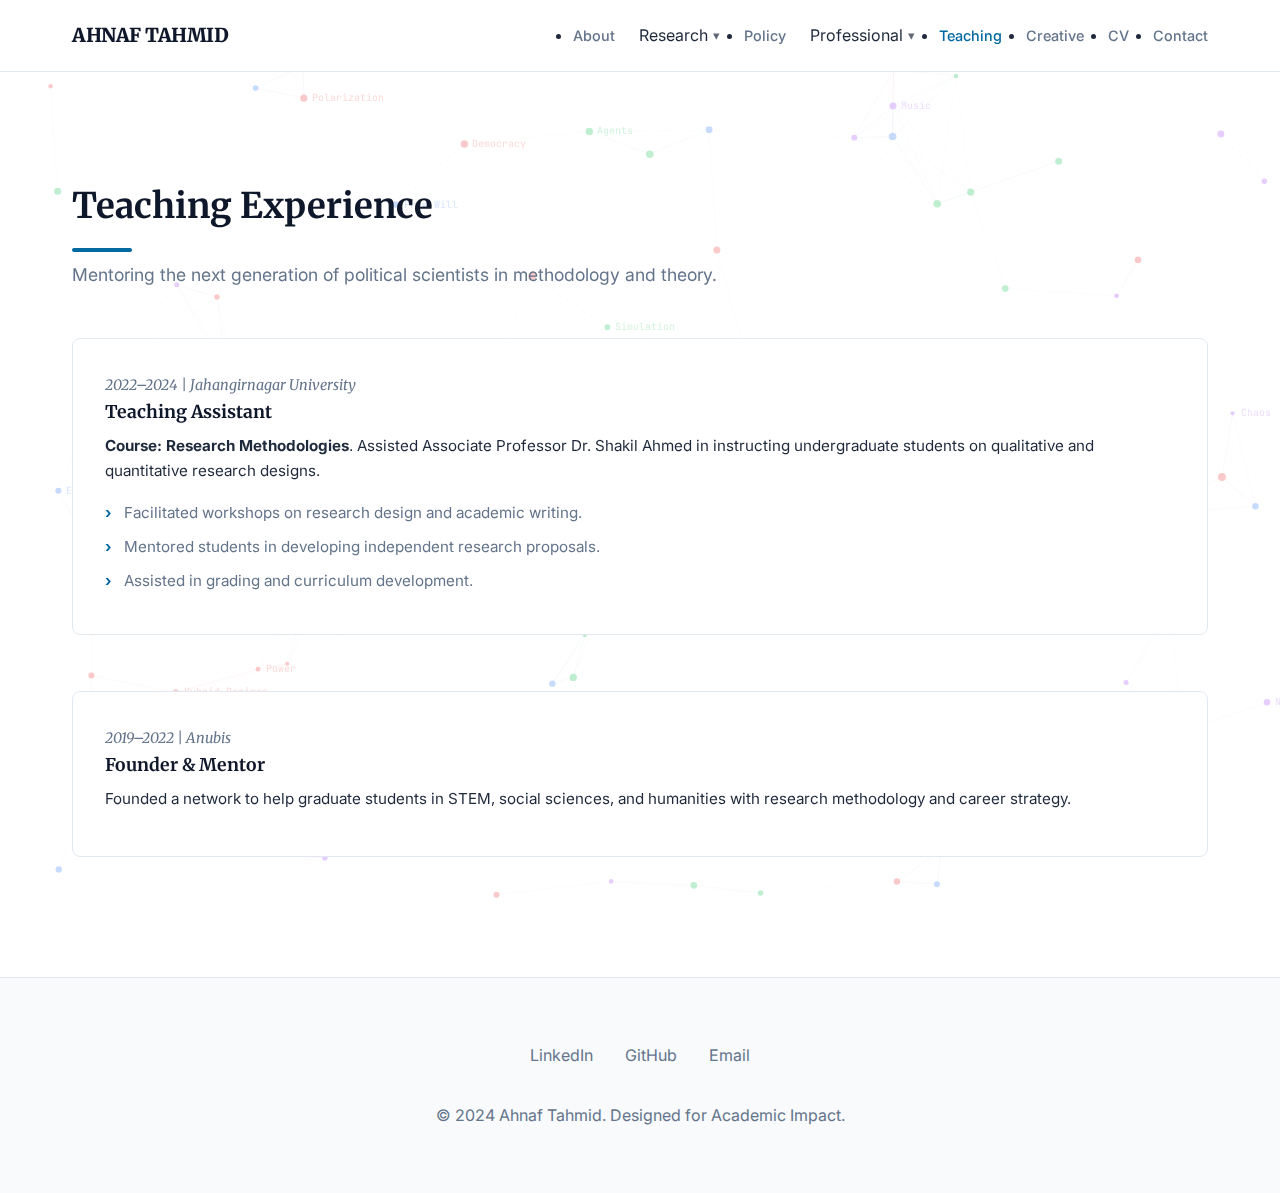
<file: teaching.html>
<!DOCTYPE html>
<html lang="en">

<head>
    <meta charset="UTF-8">
    <meta name="viewport" content="width=device-width, initial-scale=1.0">
    <title>Teaching Experience | Ahnaf Tahmid</title>
    <link rel="stylesheet" href="assets/css/styles.css">
    <link
        href="https://fonts.googleapis.com/css2?family=Inter:wght@300;400;500;600&family=Merriweather:wght@300;400;700;900&family=JetBrains+Mono:wght@400;500&display=swap"
        rel="stylesheet">
    <link rel="stylesheet" href="https://cdnjs.cloudflare.com/ajax/libs/font-awesome/6.4.0/css/all.min.css">
</head>

<body>
    <canvas id="network-canvas"></canvas>

    <nav class="navbar" role="navigation" aria-label="Main navigation">
        <div class="container">
            <a href="index.html" class="logo">AHNAF TAHMID</a>
            <ul class="nav-links">
                <li><a href="index.html">About</a></li>
                <li class="dropdown">
                    <span class="dropdown-trigger">Research</span>
                    <div class="dropdown-content">
                        <a href="research.html#publications">Selected Publications</a>
                        <a href="research.html#working-papers">Working Papers</a>
                        <a href="research.html#conferences">Conferences</a>
                        <a href="methods.html">Methods & Tools</a>
                    </div>
                </li>
                <li><a href="policy.html">Policy</a></li>
                <li class="dropdown">
                    <span class="dropdown-trigger">Professional</span>
                    <div class="dropdown-content">
                        <a href="professional.html#experience">Experience</a>
                        <a href="professional.html#editorial">Editorial</a>
                        <a href="professional.html#training">Training</a>
                        <a href="professional.html#volunteering">Volunteering</a>
                    </div>
                </li>
                <li><a href="teaching.html" class="active">Teaching</a></li>
                <li><a href="creative.html">Creative</a></li>
                <li><a href="cv.html">CV</a></li>
                <li><a href="contact.html">Contact</a></li>
            </ul>
        </div>
    </nav>

    <main class="fade-in">
        <section class="section">
            <div class="container">
                <h2 class="section-title">Teaching Experience</h2>
                <p class="section-subtitle">Mentoring the next generation of political scientists in methodology and
                    theory.</p>

                <div class="research-grid">
                    <div class="card publication-item">
                        <span class="pub-meta">2022–2024 | Jahangirnagar University</span>
                        <h3 class="pub-title">Teaching Assistant</h3>
                        <p class="pub-summary"><strong>Course: Research Methodologies</strong>. Assisted Associate
                            Professor Dr. Shakil Ahmed in instructing undergraduate students on qualitative and
                            quantitative research designs.</p>
                        <ul class="method-list" style="margin-top: 1rem;">
                            <li>Facilitated workshops on research design and academic writing.</li>
                            <li>Mentored students in developing independent research proposals.</li>
                            <li>Assisted in grading and curriculum development.</li>
                        </ul>
                    </div>

                    <div class="card publication-item">
                        <span class="pub-meta">2019–2022 | Anubis</span>
                        <h3 class="pub-title">Founder & Mentor</h3>
                        <p class="pub-summary">Founded a network to help graduate students in STEM, social sciences, and
                            humanities with research methodology and career strategy.</p>
                    </div>
                </div>
            </div>
        </section>
    </main>

    <footer class="footer">
        <div class="container">
            <div class="footer-links">
                <a href="https://www.linkedin.com/in/ahnafarnab/">LinkedIn</a>
                <a href="https://github.com/ahnafarnab">GitHub</a>
                <a href="mailto:ahnaf.analyst@gmail.com">Email</a>
            </div>
            <p>&copy; 2024 Ahnaf Tahmid. Designed for Academic Impact.</p>
        </div>
    </footer>

    <script src="assets/js/network-bg.js"></script>
</body>

</html>
</file>
<file: assets/css/styles.css>
:root {
    /* Color Palette - Minimalist Academic (Light Mode) */
    --bg-main: #ffffff;
    --bg-secondary: #f8fafc;
    /* Slate 50 */
    --text-main: #1e293b;
    /* Slate 800 */
    --text-muted: #64748b;
    /* Slate 500 */
    --primary: #0f172a;
    /* Slate 900 (Dark Navy) */
    --accent: #0369a1;
    /* Sky 700 (Professional Blue) */
    --border: #e2e8f0;
    /* Slate 200 */
    --glass: rgba(255, 255, 255, 0.95);
    --shadow: 0 10px 15px -3px rgba(0, 0, 0, 0.1), 0 4px 6px -2px rgba(0, 0, 0, 0.05);
    --shadow-hover: 0 20px 25px -5px rgba(0, 0, 0, 0.1), 0 10px 10px -5px rgba(0, 0, 0, 0.04);

    /* Typography */
    --font-serif: 'Merriweather', serif;
    /* For Headings */
    --font-sans: 'Inter', sans-serif;
    /* For Body */
    --font-mono: 'JetBrains Mono', monospace;
    /* For Code/Data */
}

* {
    margin: 0;
    padding: 0;
    box-sizing: border-box;
}

body {
    font-family: var(--font-sans);
    background-color: var(--bg-main);
    color: var(--text-main);
    line-height: 1.7;
    overflow-x: hidden;
}

a {
    text-decoration: none;
    color: inherit;
    transition: color 0.2s ease;
}

h1,
h2,
h3,
h4,
h5,
h6 {
    font-family: var(--font-serif);
    color: var(--primary);
    font-weight: 700;
}

/* Utilities */
.container {
    max-width: 1200px;
    /* Slightly wider for modern feel */
    margin: 0 auto;
    padding: 0 2rem;
}

.section {
    padding: 6rem 0;
    border-bottom: 1px solid var(--border);
}

.section:last-child {
    border-bottom: none;
}

.bg-secondary {
    background-color: var(--bg-secondary);
}

.section-subtitle {
    font-size: 1.1rem;
    color: var(--text-muted);
    margin-bottom: 3rem;
    margin-top: -2.5rem;
    /* Pull closer to title */
    max-width: 700px;
}

.btn-primary {
    display: inline-block;
    padding: 0.8rem 1.5rem;
    background-color: var(--primary);
    color: white;
    font-weight: 600;
    border-radius: 4px;
    transition: all 0.2s ease;
    border: 1px solid var(--primary);
}

.btn-primary:hover {
    background-color: var(--accent);
    border-color: var(--accent);
    transform: translateY(-2px);
    box-shadow: 0 4px 12px rgba(3, 105, 161, 0.2);
}

.btn-secondary {
    display: inline-block;
    padding: 0.8rem 1.5rem;
    background: transparent;
    color: var(--primary);
    border: 1px solid var(--primary);
    font-weight: 600;
    border-radius: 4px;
    transition: all 0.2s ease;
}

.btn-secondary:hover {
    background: var(--bg-secondary);
    color: var(--accent);
    border-color: var(--accent);
    transform: translateY(-2px);
}

/* Navbar */
.navbar {
    position: fixed;
    top: 0;
    width: 100%;
    background: var(--glass);
    backdrop-filter: blur(12px);
    z-index: 1000;
    /* Above canvas */
    padding: 1.2rem 0;
    border-bottom: 1px solid var(--border);
}

.navbar .container {
    display: flex;
    justify-content: space-between;
    align-items: center;
}

.logo {
    font-family: var(--font-serif);
    font-weight: 900;
    font-size: 1.2rem;
    color: var(--primary);
    letter-spacing: -0.5px;
}

.nav-links {
    display: flex;
    gap: 1.5rem;
    align-items: center;
}

.nav-links a {
    font-size: 0.9rem;
    font-weight: 500;
    color: var(--text-muted);
}

.nav-links a:hover,
.nav-links a.active {
    color: var(--accent);
}

/* Dropdown Navigation */
.dropdown {
    position: relative;
    display: inline-block;
}

.dropdown-trigger {
    display: flex;
    align-items: center;
    gap: 0.3rem;
    cursor: pointer;
}

.dropdown-trigger::after {
    content: '▾';
    font-size: 0.8em;
    opacity: 0.7;
}

.dropdown-content {
    display: none;
    position: absolute;
    top: 100%;
    left: 0;
    background-color: var(--glass);
    min-width: 220px;
    box-shadow: var(--shadow-hover);
    border: 1px solid var(--border);
    border-radius: 6px;
    z-index: 1001;
    backdrop-filter: blur(16px);
    padding: 0.5rem;
    margin-top: 0.5rem;
    animation: fadeIn 0.2s ease-out;
}

/* Fix for hover gap */
.dropdown-content::before {
    content: '';
    position: absolute;
    top: -0.5rem;
    left: 0;
    width: 100%;
    height: 0.5rem;
    background: transparent;
}

.dropdown-content a {
    color: var(--text-main);
    padding: 0.8rem 1rem;
    text-decoration: none;
    display: block;
    font-size: 0.9rem;
    border-radius: 4px;
    transition: all 0.2s ease;
    font-weight: 400;
}

.dropdown-content a:hover {
    background-color: var(--bg-secondary);
    color: var(--accent);
    transform: translateX(4px);
}

.dropdown:hover .dropdown-content,
.dropdown:focus-within .dropdown-content,
.dropdown.active .dropdown-content {
    display: block;
}

/* Hero Section */
.hero {
    min-height: 90vh;
    display: flex;
    align-items: center;
    padding-top: 6rem;
    background-color: var(--bg-main);
    background: radial-gradient(circle at top right, #f0f9ff 0%, #ffffff 40%);
    position: relative;
    z-index: 1;
    /* Above canvas */
}

.hero-content {
    display: flex;
    align-items: center;
    gap: 4rem;
}

.hero-text {
    flex: 1;
}

.hero-image-container {
    flex: 1;
    display: flex;
    justify-content: center;
    align-items: center;
}

.hero-headshot {
    width: 380px;
    height: 380px;
    object-fit: cover;
    border-radius: 50%;
    /* Circle */
    box-shadow: var(--shadow-hover);
    border: 8px solid white;
    transition: transform 0.3s ease;
}

.hero-headshot:hover {
    transform: scale(1.02);
}

.eyebrow {
    font-family: var(--font-mono);
    color: var(--accent);
    margin-bottom: 1rem;
    font-size: 0.9rem;
    letter-spacing: 1px;
    text-transform: uppercase;
    font-weight: 600;
}

.hero h1 {
    font-size: 3.5rem;
    line-height: 1.1;
    margin-bottom: 1.5rem;
    letter-spacing: -1px;
}

.hero-sub {
    font-size: 1.35rem;
    color: var(--text-muted);
    margin-bottom: 2.5rem;
    font-weight: 300;
    max-width: 800px;
}

.hero-details {
    margin-bottom: 2.5rem;
    padding: 1.5rem;
    background: rgba(255, 255, 255, 0.6);
    border-left: 4px solid var(--accent);
    border-radius: 0 4px 4px 0;
    backdrop-filter: blur(4px);
}

.hero-detail-item {
    margin-bottom: 0.5rem;
    font-size: 1rem;
    color: var(--text-main);
}

.hero-detail-item strong {
    color: var(--primary);
    font-weight: 600;
}

.hero-btns {
    display: flex;
    gap: 1rem;
}

/* Section Titles */
.section-title {
    font-size: 2.2rem;
    margin-bottom: 3rem;
    position: relative;
    padding-bottom: 1rem;
}

.section-title::after {
    content: '';
    position: absolute;
    bottom: 0;
    left: 0;
    width: 60px;
    height: 4px;
    background: var(--accent);
    border-radius: 2px;
}

/* Cards (Generic) */
.card {
    background: var(--bg-main);
    border: 1px solid var(--border);
    padding: 2rem;
    border-radius: 8px;
    transition: all 0.3s ease;
}

.card:hover {
    transform: translateY(-5px);
    box-shadow: var(--shadow-hover);
    border-color: var(--accent);
}

/* Research Dossier */
.research-grid {
    display: grid;
    grid-template-columns: 1fr;
    gap: 2rem;
}

.research-category {
    margin-bottom: 3rem;
}

.research-category h3 {
    font-size: 1.5rem;
    margin-bottom: 1.5rem;
    color: var(--text-muted);
    border-bottom: 1px solid var(--border);
    padding-bottom: 0.5rem;
}

.publication-item {
    margin-bottom: 1.5rem;
}

.pub-title {
    font-size: 1.1rem;
    font-weight: 700;
    color: var(--primary);
    display: block;
    margin-bottom: 0.3rem;
}

.pub-meta {
    font-size: 0.9rem;
    color: var(--text-muted);
    font-family: var(--font-serif);
    font-style: italic;
    margin-bottom: 0.5rem;
}

.pub-summary {
    font-size: 0.95rem;
    color: var(--text-main);
    margin-bottom: 0.8rem;
}

.pub-link {
    font-size: 0.85rem;
    color: var(--accent);
    font-weight: 600;
    text-transform: uppercase;
    letter-spacing: 0.5px;
}

/* Methods & Code */
.methods-grid {
    display: grid;
    grid-template-columns: repeat(auto-fit, minmax(300px, 1fr));
    gap: 2rem;
}

.method-card h3 {
    font-size: 1.2rem;
    margin-bottom: 1rem;
    display: flex;
    align-items: center;
    gap: 0.5rem;
}

.method-list {
    list-style: none;
}

.method-list li {
    margin-bottom: 0.5rem;
    font-size: 0.95rem;
    color: var(--text-muted);
    padding-left: 1.2rem;
    position: relative;
}

.method-list li::before {
    content: '›';
    position: absolute;
    left: 0;
    color: var(--accent);
    font-weight: 700;
}

/* Skills & Training */
.certificates-container {
    display: grid;
    grid-template-columns: repeat(auto-fill, minmax(350px, 1fr));
    gap: 2rem;
}

.cert-category {
    background: var(--bg-main);
    border: 1px solid var(--border);
    border-radius: 8px;
    padding: 1.5rem;
    transition: all 0.3s ease;
}

.cert-category:hover {
    box-shadow: var(--shadow);
    border-color: var(--accent);
}

.cert-category h3 {
    font-size: 1.2rem;
    margin-bottom: 1rem;
    color: var(--primary);
    border-bottom: 2px solid var(--bg-secondary);
    padding-bottom: 0.5rem;
}

.cert-list {
    list-style: none;
    max-height: 300px;
    overflow-y: auto;
    /* Scroll if too many items */
}

.cert-list li {
    margin-bottom: 0.5rem;
}

.cert-list a {
    display: flex;
    align-items: center;
    gap: 0.5rem;
    font-size: 0.9rem;
    color: var(--text-muted);
    padding: 0.2rem 0;
}

.cert-list a:hover {
    color: var(--accent);
}

.cert-list i {
    color: #e11d48;
    /* PDF Red */
}

/* Policy & Practice */
.policy-grid {
    display: grid;
    grid-template-columns: repeat(auto-fit, minmax(300px, 1fr));
    gap: 2rem;
}

.policy-card {
    background: var(--bg-secondary);
    border: none;
}

.policy-role {
    font-size: 0.85rem;
    text-transform: uppercase;
    color: var(--accent);
    font-weight: 700;
    margin-bottom: 0.5rem;
    display: block;
}

/* Creative & Media */
.creative-grid {
    display: grid;
    grid-template-columns: repeat(auto-fit, minmax(300px, 1fr));
    gap: 2rem;
}

.creative-item {
    background: var(--bg-main);
    border: 1px solid var(--border);
    border-radius: 8px;
    padding: 1.5rem;
    text-align: center;
    transition: all 0.3s ease;
}

.creative-item:hover {
    transform: translateY(-5px);
    box-shadow: var(--shadow-hover);
}

.video-placeholder {
    width: 100%;
    aspect-ratio: 16/9;
    background: #1e293b;
    border-radius: 6px;
    display: flex;
    flex-direction: column;
    justify-content: center;
    align-items: center;
    color: rgba(255, 255, 255, 0.5);
    margin-bottom: 1.5rem;
    transition: all 0.3s ease;
    cursor: pointer;
}

.video-placeholder:hover {
    background: #0f172a;
    color: white;
}

.video-placeholder i {
    margin-bottom: 0.5rem;
}

/* CV Preview */
.cv-container {
    max-width: 900px;
    margin: 0 auto;
}

/* Footer */
.footer {
    background: var(--bg-secondary);
    padding: 4rem 0;
    border-top: 1px solid var(--border);
    text-align: center;
    color: var(--text-muted);
    position: relative;
    z-index: 1;
    /* Above canvas */
}

.footer-links {
    display: flex;
    justify-content: center;
    gap: 2rem;
    margin-bottom: 2rem;
}

.footer-links a:hover {
    color: var(--primary);
}

/* Responsive */
@media (max-width: 900px) {
    .hero-content {
        flex-direction: column-reverse;
        text-align: center;
    }

    .hero-image-container {
        margin-bottom: 2rem;
    }

    .hero-headshot {
        width: 250px;
        height: 250px;
    }

    .hero-text {
        width: 100%;
    }

    .hero-btns {
        justify-content: center;
    }

    .hero-details {
        text-align: left;
    }
}

@media (max-width: 768px) {
    .hero h1 {
        font-size: 2.5rem;
    }

    .nav-links {
        display: none;
        /* Mobile menu needed */
    }
}

/* Network Background */
#network-canvas {
    position: fixed;
    top: 0;
    left: 0;
    width: 100%;
    height: 100%;
    z-index: 0;
    /* Above background but below UI */
    opacity: 0.4;
    pointer-events: auto;
    /* Enable mouse interactions */
}

/* Animations */
@keyframes fadeIn {
    from {
        opacity: 0;
        transform: translateY(10px);
    }

    to {
        opacity: 1;
        transform: translateY(0);
    }
}

.fade-in {
    animation: fadeIn 0.8s ease-out forwards;
}

/* Certificate Cards (Image Based) */
.cert-grid {
    display: grid;
    grid-template-columns: repeat(auto-fill, minmax(280px, 1fr));
    gap: 2rem;
}

.cert-card {
    background: var(--bg-main);
    border: 1px solid var(--border);
    border-radius: 8px;
    overflow: hidden;
    transition: all 0.3s ease;
}

.cert-card:hover {
    transform: translateY(-5px);
    box-shadow: var(--shadow-hover);
    border-color: var(--accent);
}

.cert-img-container {
    position: relative;
    width: 100%;
    height: 200px;
    overflow: hidden;
    background: #f1f5f9;
}

.cert-img-container img {
    width: 100%;
    height: 100%;
    object-fit: cover;
    /* Or contain if full cert needs to be seen */
    object-position: top;
    transition: transform 0.5s ease;
}

.cert-card:hover .cert-img-container img {
    transform: scale(1.05);
}

.cert-overlay {
    position: absolute;
    top: 0;
    left: 0;
    width: 100%;
    height: 100%;
    background: rgba(15, 23, 42, 0.7);
    display: flex;
    justify-content: center;
    align-items: center;
    opacity: 0;
    transition: opacity 0.3s ease;
}

.cert-card:hover .cert-overlay {
    opacity: 1;
}

.btn-view {
    padding: 0.6rem 1.2rem;
    background: white;
    color: var(--primary);
    font-weight: 600;
    border-radius: 4px;
    font-size: 0.9rem;
}

.btn-view:hover {
    background: var(--accent);
    color: white;
}

.cert-name {
    padding: 1rem;
    font-size: 0.9rem;
    font-weight: 500;
    color: var(--text-main);
    line-height: 1.4;
    border-top: 1px solid var(--border);
}

/* Adjust main content for fixed nav */
main {
    padding-top: 80px;
    /* Navbar height approx */
    min-height: 80vh;
    position: relative;
    z-index: 1;
    /* Above canvas */
}

/* Contact Page */
.contact-container {
    display: grid;
    grid-template-columns: 1fr 2fr;
    gap: 4rem;
    margin-top: 2rem;
}

.contact-info h3 {
    font-size: 1.5rem;
    margin-bottom: 1.5rem;
    color: var(--primary);
}

.contact-item {
    display: flex;
    align-items: center;
    gap: 1rem;
    margin-bottom: 1.2rem;
    font-size: 1rem;
}

.contact-item i {
    color: var(--accent);
    font-size: 1.2rem;
    width: 24px;
}

.contact-item a {
    color: var(--text-main);
    transition: color 0.2s ease;
}

.contact-item a:hover {
    color: var(--accent);
}

.existential-quote {
    margin-top: 3rem;
    padding: 1.5rem;
    background: var(--bg-secondary);
    border-left: 4px solid var(--accent);
    border-radius: 0 4px 4px 0;
    font-style: italic;
    color: var(--text-muted);
}

.contact-form-wrapper {
    background: var(--bg-main);
    border: 1px solid var(--border);
    border-radius: 8px;
    padding: 2rem;
}

.contact-form {
    display: flex;
    flex-direction: column;
    gap: 1.5rem;
}

.form-group {
    display: flex;
    flex-direction: column;
}

.form-group label {
    font-weight: 600;
    margin-bottom: 0.5rem;
    color: var(--primary);
    font-size: 0.95rem;
}

.form-group input,
.form-group textarea {
    padding: 0.8rem 1rem;
    border: 1px solid var(--border);
    border-radius: 4px;
    font-family: var(--font-sans);
    font-size: 1rem;
    transition: all 0.2s ease;
    background: var(--bg-main);
}

.form-group input:focus,
.form-group textarea:focus {
    outline: none;
    border-color: var(--accent);
    box-shadow: 0 0 0 3px rgba(3, 105, 161, 0.1);
}

.form-group textarea {
    resize: vertical;
    min-height: 120px;
}

.contact-form button {
    align-self: flex-start;
    display: flex;
    align-items: center;
    gap: 0.5rem;
}

.form-note {
    margin-top: 1.5rem;
    padding: 1rem;
    background: rgba(3, 105, 161, 0.05);
    border-radius: 4px;
    font-size: 0.85rem;
    color: var(--text-muted);
    line-height: 1.6;
}

.form-note code {
    background: rgba(15, 23, 42, 0.1);
    padding: 0.2rem 0.4rem;
    border-radius: 3px;
    font-family: var(--font-mono);
    font-size: 0.8rem;
}

.form-note a {
    color: var(--accent);
    font-weight: 600;
}

/* Existential Elements */
.void-toggle {
    position: fixed;
    bottom: 2rem;
    right: 2rem;
    width: 50px;
    height: 50px;
    border-radius: 50%;
    background: var(--primary);
    border: 2px solid var(--accent);
    cursor: pointer;
    display: flex;
    align-items: center;
    justify-content: center;
    color: white;
    font-size: 1.2rem;
    transition: all 0.3s ease;
    z-index: 1001;
    /* Above navbar */
    box-shadow: 0 4px 12px rgba(0, 0, 0, 0.2);
}

.void-toggle:hover {
    transform: scale(1.1) rotate(180deg);
    box-shadow: 0 6px 20px rgba(0, 0, 0, 0.3);
}

body.void-mode {
    background: #0a0a0a;
    color: #e0e0e0;
}

body.void-mode .navbar {
    background: rgba(10, 10, 10, 0.95);
    border-bottom-color: #333;
}

body.void-mode .hero {
    background: radial-gradient(circle at top right, #1a1a1a 0%, #0a0a0a 40%);
}

body.void-mode .card,
body.void-mode .contact-form-wrapper {
    background: #1a1a1a;
    border-color: #333;
}

body.void-mode h1,
body.void-mode h2,
body.void-mode h3,
body.void-mode .pub-title,
body.void-mode .logo {
    color: #e0e0e0;
}

body.void-mode .section-title::after {
    background: #666;
}

/* Impact Highlights Section */
.impact-section {
    background: var(--bg-secondary);
}

.impact-grid {
    display: grid;
    grid-template-columns: repeat(auto-fit, minmax(280px, 1fr));
    gap: 2rem;
    margin-top: 2rem;
}

.impact-card {
    background: var(--bg-main);
    border: 1px solid var(--border);
    border-radius: 8px;
    padding: 2rem;
    text-align: center;
    transition: all 0.3s ease;
    position: relative;
    overflow: hidden;
}

.impact-card::before {
    content: '';
    position: absolute;
    top: 0;
    left: 0;
    width: 100%;
    height: 4px;
    background: linear-gradient(90deg, var(--accent), var(--primary));
    transform: scaleX(0);
    transition: transform 0.3s ease;
}

.impact-card:hover::before {
    transform: scaleX(1);
}

.impact-card:hover {
    transform: translateY(-8px);
    box-shadow: var(--shadow-hover);
    border-color: var(--accent);
}

.impact-icon {
    width: 70px;
    height: 70px;
    margin: 0 auto 1.5rem;
    display: flex;
    align-items: center;
    justify-content: center;
    background: linear-gradient(135deg, var(--accent), var(--primary));
    border-radius: 50%;
    font-size: 2rem;
    color: white;
    transition: all 0.3s ease;
}

.impact-card:hover .impact-icon {
    transform: scale(1.1) rotate(5deg);
    box-shadow: 0 8px 20px rgba(3, 105, 161, 0.3);
}

.impact-number {
    font-size: 3rem;
    font-weight: 900;
    font-family: var(--font-serif);
    color: var(--primary);
    margin-bottom: 0.5rem;
    line-height: 1;
}

.impact-number sup {
    font-size: 1.5rem;
    font-weight: 700;
}

.impact-card h3 {
    font-size: 1.2rem;
    margin-bottom: 0.8rem;
    color: var(--primary);
}

.impact-card p {
    font-size: 0.9rem;
    color: var(--text-muted);
    line-height: 1.6;
}

/* Void mode adjustments for impact section */
body.void-mode .impact-section {
    background: #0a0a0a;
}

body.void-mode .impact-card {
    background: #1a1a1a;
    border-color: #333;
}

body.void-mode .impact-number,
body.void-mode .impact-card h3 {
    color: #e0e0e0;
}

/* Responsive Contact */
@media (max-width: 900px) {
    .contact-container {
        grid-template-columns: 1fr;
        gap: 2rem;
    }

    .impact-grid {
        grid-template-columns: repeat(auto-fit, minmax(250px, 1fr));
        gap: 1.5rem;
    }
}

@media (max-width: 600px) {
    .impact-grid {
        grid-template-columns: 1fr;
    }

    .impact-card {
        padding: 1.5rem;
    }

    .impact-number {
        font-size: 2.5rem;
    }

    .impact-icon {
        width: 60px;
        height: 60px;
        font-size: 1.75rem;
    }
}

/* Mobile Menu Styles */
@media (max-width: 768px) {
    .menu-toggle {
        display: block;
        font-size: 1.5rem;
        cursor: pointer;
        color: var(--primary);
        z-index: 1002;
        padding: 0.5rem;
    }

    .nav-links {
        display: none;
        flex-direction: column;
        position: absolute;
        top: 100%;
        left: 0;
        width: 100%;
        background: var(--glass);
        backdrop-filter: blur(16px);
        padding: 1rem 2rem;
        border-bottom: 1px solid var(--border);
        box-shadow: var(--shadow);
        gap: 1.5rem;
        border-top: 1px solid var(--border);
    }

    .nav-links.active {
        display: flex;
        animation: fadeIn 0.3s ease-out;
    }

    .dropdown-content {
        position: static;
        box-shadow: none;
        border: none;
        background: transparent;
        padding-left: 1rem;
        margin-top: 0.5rem;
    }

    .dropdown.active .dropdown-content {
        display: block;
        animation: fadeIn 0.3s ease-out;
    }

    .dropdown-content a {
        padding: 0.5rem 0;
        color: var(--text-muted);
    }
}

/* ABM Simulation Styles */
.sim-container {
    display: grid;
    grid-template-columns: 3fr 1fr;
    gap: 1.5rem;
    height: 70vh;
    min-height: 600px;
    background: var(--bg-main);
    border: 1px solid var(--border);
    border-radius: 12px;
    padding: 1rem;
    box-shadow: var(--shadow);
    margin-bottom: 2rem;
}

.sim-canvas-wrapper {
    position: relative;
    background: #0f172a;
    /* Always dark for contrast */
    border-radius: 8px;
    overflow: hidden;
    height: 100%;
    border: 1px solid rgba(255, 255, 255, 0.1);
}

#political-sim-canvas {
    width: 100%;
    height: 100%;
    display: block;
}

.sim-controls {
    display: flex;
    flex-direction: column;
    gap: 1rem;
    overflow-y: auto;
    padding-right: 0.5rem;
}

.sim-panel {
    background: var(--bg-secondary);
    padding: 1rem;
    border-radius: 8px;
    border: 1px solid var(--border);
}

.sim-panel h3 {
    font-size: 0.9rem;
    text-transform: uppercase;
    letter-spacing: 0.5px;
    margin-bottom: 0.5rem;
    color: var(--text-muted);
}

.metric-row {
    display: flex;
    justify-content: space-between;
    align-items: center;
    margin-bottom: 0.5rem;
}

.metric-val {
    font-family: var(--font-mono);
    font-weight: 700;
}

.progress-bar {
    width: 100%;
    height: 6px;
    background: rgba(0, 0, 0, 0.1);
    border-radius: 3px;
    overflow: hidden;
    margin-top: 0.2rem;
}

.progress-fill {
    height: 100%;
    background: var(--accent);
    transition: width 0.3s ease;
}

.slider-group {
    margin-bottom: 1rem;
}

.slider-group label {
    display: block;
    font-size: 0.85rem;
    margin-bottom: 0.3rem;
    color: var(--text-main);
}

.slider-group input[type="range"] {
    width: 100%;
    cursor: pointer;
}

.sim-btn {
    width: 100%;
    padding: 0.6rem;
    font-size: 0.9rem;
    background: var(--bg-main);
    border: 1px solid var(--primary);
    color: var(--primary);
    border-radius: 4px;
    cursor: pointer;
    transition: all 0.2s ease;
    font-weight: 600;
    margin-bottom: 0.5rem;
}

.sim-btn:hover {
    background: var(--primary);
    color: white;
}

.sim-btn.danger {
    border-color: #ef4444;
    color: #ef4444;
}

.sim-btn.danger:hover {
    background: #ef4444;
    color: white;
}

.legend {
    display: flex;
    flex-wrap: wrap;
    gap: 0.5rem;
    margin-top: 0.5rem;
}

.legend-item {
    font-size: 0.75rem;
    display: flex;
    align-items: center;
    gap: 0.3rem;
}

.legend-dot {
    width: 8px;
    height: 8px;
    border-radius: 50%;
}

.log-container {
    height: 150px;
    overflow-y: auto;
    font-family: var(--font-mono);
    font-size: 0.8rem;
    background: rgba(0, 0, 0, 0.05);
    padding: 0.5rem;
    border-radius: 4px;
}

.log-entry {
    margin-bottom: 0.3rem;
    border-left: 2px solid var(--text-muted);
    padding-left: 0.5rem;
}

.log-entry.crisis {
    border-color: #ef4444;
}

.log-entry.reform {
    border-color: #22c55e;
}

@media (max-width: 900px) {
    .sim-container {
        grid-template-columns: 1fr;
        height: auto;
    }

    .sim-canvas-wrapper {
        height: 400px;
    }
}
</file>
